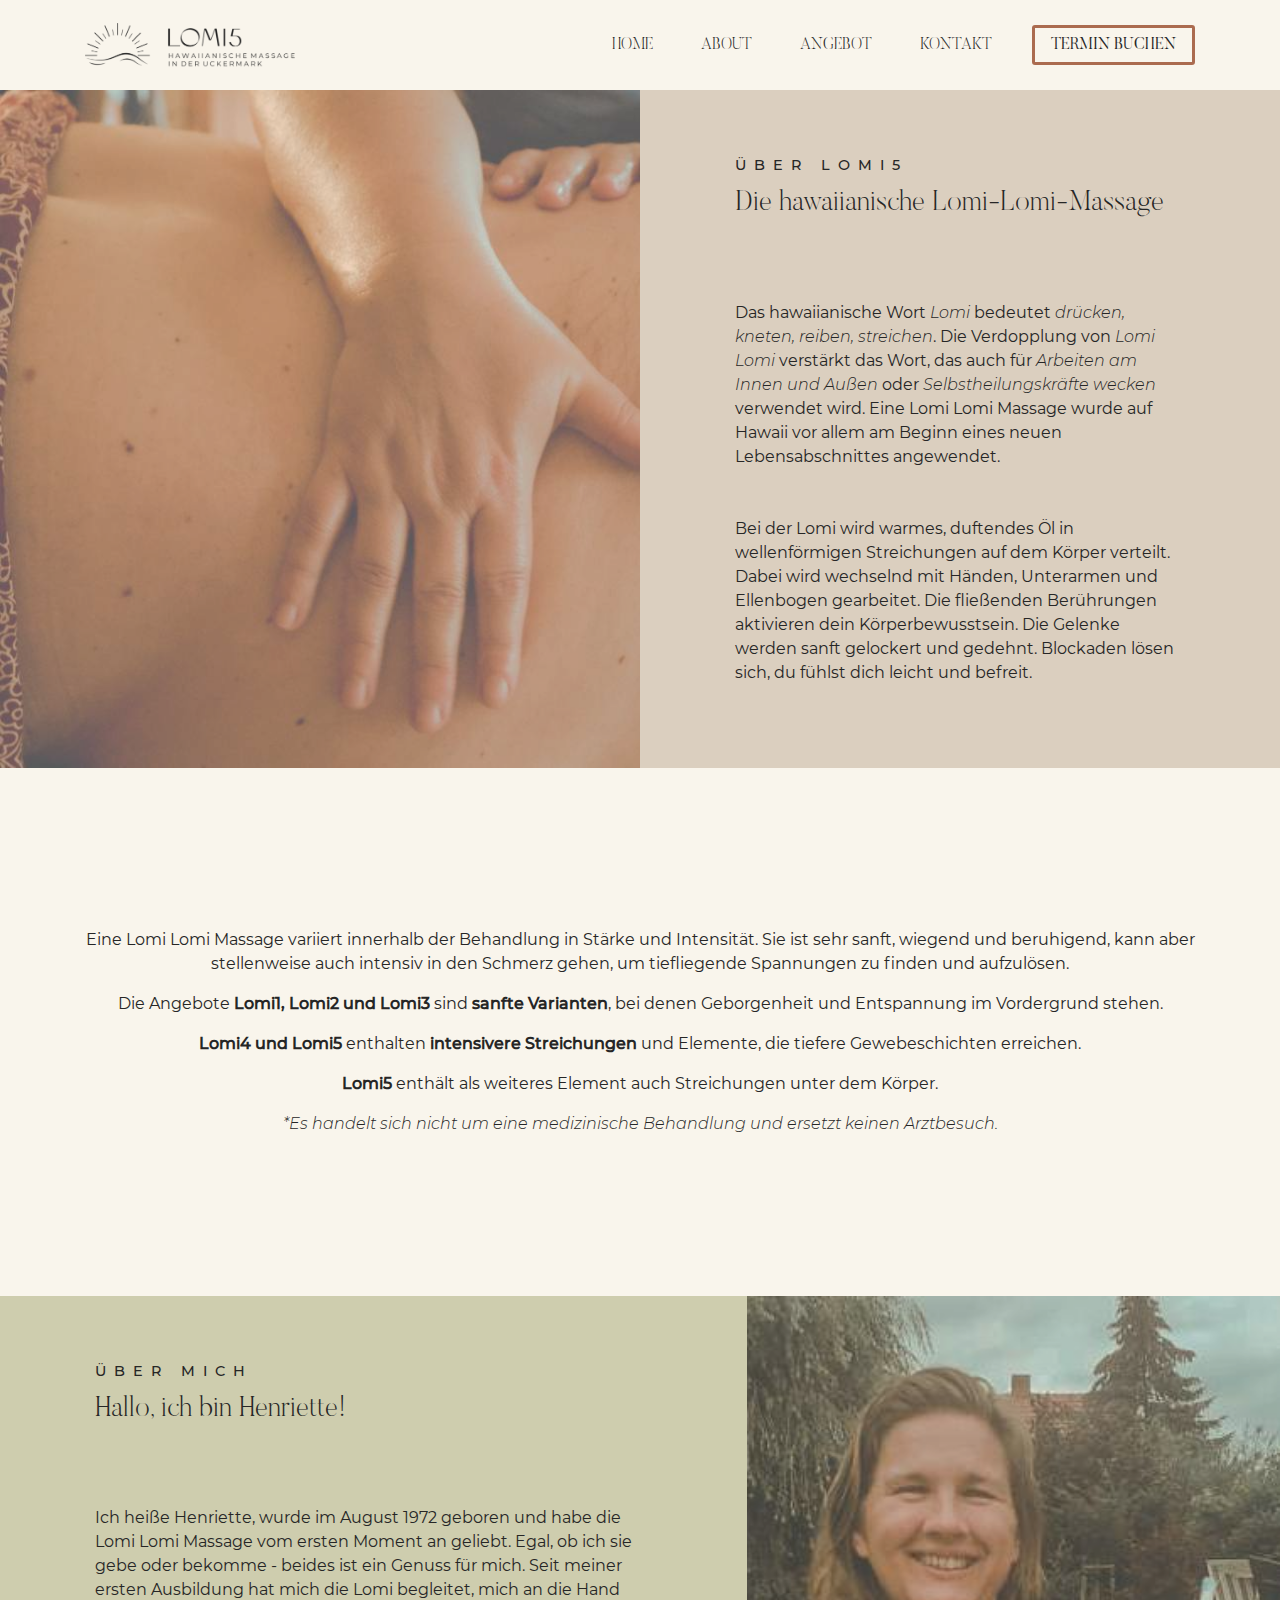
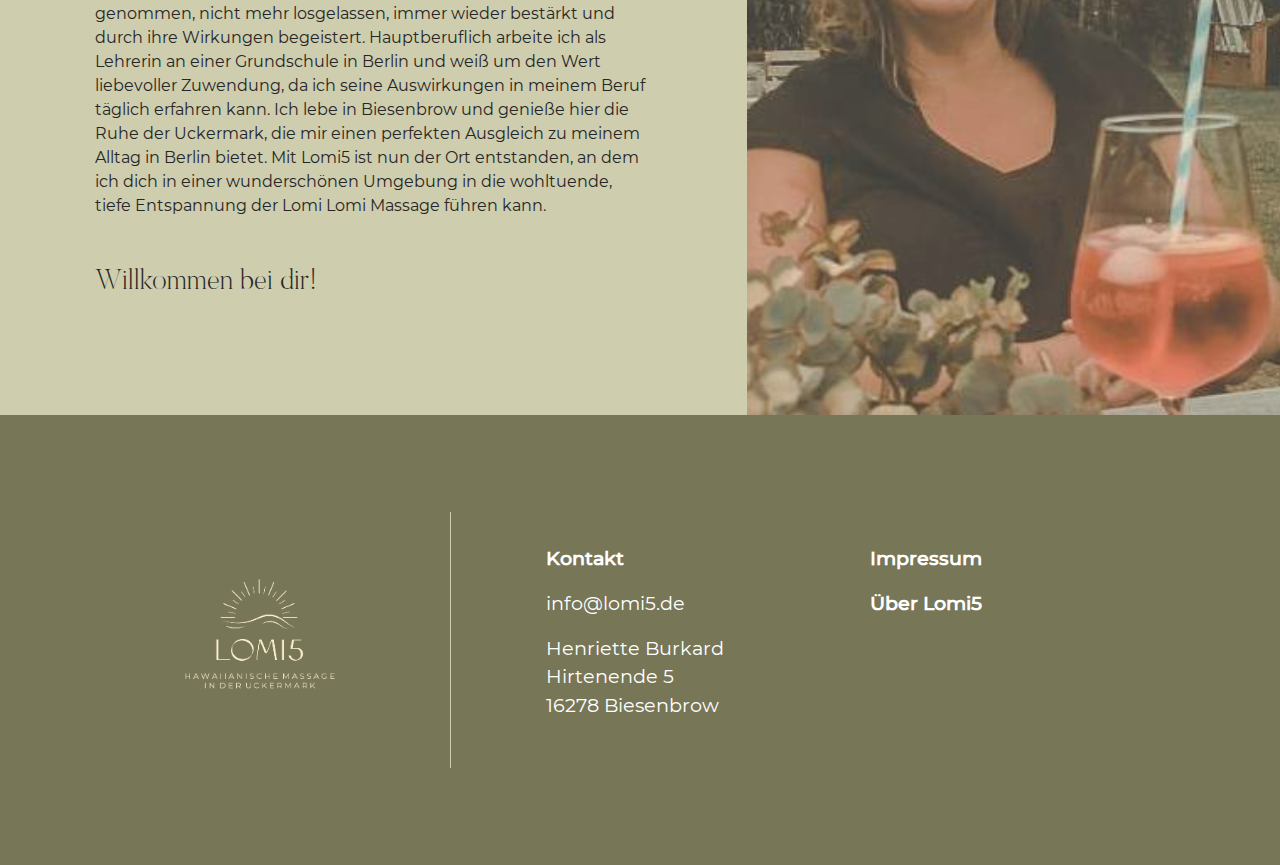
<file: about.html>
<!doctype html>
<html lang="en">

<head>
    <meta charset="utf-8">
    <meta name="viewport" content="width=device-width, initial-scale=1">
    <meta name="description" content="Erfahre mehr über Lomi-Lomi, den Ursprung und über Henriette.">
    <meta name="author" content="Maximilian Faust and Jule Burkard">
    <title>About Lomi | Henriette</title>
    <style rel="stylesheet">
        @font-face {
            font-family: butler-ultra-light;
            src: url("./fonts/Butler_Ultra_Light.otf");
            font-display: swap;
        }

        @font-face {
            font-family: butler-light;
            src: url("./fonts/Butler_Light.otf");
            font-display: swap;
        }

        @font-face {
            font-family: Montserrat;
            src: url("./fonts/Montserrat-Regular.ttf");
            font-weight: normal;
            font-display: swap;
        }

        @font-face {
            font-family: Montserrat;
            src: url("./fonts/Montserrat-Medium.ttf");
            font-weight: 500;
            font-display: swap;
        }

        @font-face {
            font-family: Montserrat;
            src: url("./fonts/Montserrat-LightItalic.ttf");
            font-weight: 300;
            font-style: italic;
            font-display: swap;
        }

        :root {
            --blue: #007bff;
            --indigo: #6610f2;
            --purple: #6f42c1;
            --pink: #e83e8c;
            --red: #dc3545;
            --orange: #fd7e14;
            --yellow: #ffc107;
            --green: #28a745;
            --teal: #20c997;
            --cyan: #17a2b8;
            --white: #fff;
            --gray: #6c757d;
            --gray-dark: #343a40;
            --primary: #007bff;
            --secondary: #6c757d;
            --success: #28a745;
            --info: #17a2b8;
            --warning: #ffc107;
            --danger: #dc3545;
            --light: #f8f9fa;
            --dark: #343a40;
            --breakpoint-xs: 0;
            --breakpoint-sm: 576px;
            --breakpoint-md: 768px;
            --breakpoint-lg: 992px;
            --breakpoint-xl: 1200px;
            --font-family-sans-serif: -apple-system, BlinkMacSystemFont, "Segoe UI", Roboto, "Helvetica Neue", Arial, "Noto Sans", sans-serif, "Apple Color Emoji", "Segoe UI Emoji", "Segoe UI Symbol", "Noto Color Emoji";
            --font-family-monospace: SFMono-Regular, Menlo, Monaco, Consolas, "Liberation Mono", "Courier New", monospace
        }

        *,
        ::after,
        ::before {
            box-sizing: border-box
        }

        html {
            font-family: sans-serif;
            line-height: 1.15;
            -webkit-text-size-adjust: 100%;
            -webkit-tap-highlight-color: transparent
        }

        article,
        aside,
        figcaption,
        figure,
        footer,
        header,
        hgroup,
        main,
        nav,
        section {
            display: block
        }

        body {
            margin: 0;
            font-family: -apple-system, BlinkMacSystemFont, "Segoe UI", Roboto, "Helvetica Neue", Arial, "Noto Sans", sans-serif, "Apple Color Emoji", "Segoe UI Emoji", "Segoe UI Symbol", "Noto Color Emoji";
            font-size: 1rem;
            font-weight: 400;
            line-height: 1.5;
            color: #212529;
            text-align: left;
            background-color: #fff
        }

        h1,
        h2,
        h3,
        h4,
        h5,
        h6 {
            margin-top: 0;
            margin-bottom: .5rem
        }

        p {
            margin-top: 0;
            margin-bottom: 1rem
        }

        dl,
        ol,
        ul {
            margin-top: 0;
            margin-bottom: 1rem
        }

        b,
        strong {
            font-weight: bolder
        }

        a {
            color: #007bff;
            text-decoration: none;
            background-color: transparent
        }

        img {
            vertical-align: middle;
            border-style: none
        }

        button {
            border-radius: 0
        }

        button,
        input,
        optgroup,
        select,
        textarea {
            margin: 0;
            font-family: inherit;
            font-size: inherit;
            line-height: inherit
        }

        button,
        input {
            overflow: visible
        }

        button,
        select {
            text-transform: none
        }

        [type=button],
        [type=reset],
        [type=submit],
        button {
            -webkit-appearance: button
        }

        [type=button]:not(:disabled),
        [type=reset]:not(:disabled),
        [type=submit]:not(:disabled),
        button:not(:disabled) {
            cursor: pointer
        }

        .h1,
        .h2,
        .h3,
        .h4,
        .h5,
        .h6,
        h1,
        h2,
        h3,
        h4,
        h5,
        h6 {
            margin-bottom: .5rem;
            font-weight: 500;
            line-height: 1.2
        }

        .h2,
        h2 {
            font-size: 2rem
        }

        .h3,
        h3 {
            font-size: 1.75rem
        }

        .img-fluid {
            max-width: 100%;
            height: auto
        }

        .container {
            width: 100%;
            padding-right: 15px;
            padding-left: 15px;
            margin-right: auto;
            margin-left: auto
        }

        @media (min-width: 576px) {
            .container {
                max-width: 540px
            }
        }

        @media (min-width: 768px) {
            .container {
                max-width: 720px
            }
        }

        @media (min-width: 992px) {
            .container {
                max-width: 960px
            }
        }

        @media (min-width: 576px) {

            .container,
            .container-sm {
                max-width: 540px
            }
        }

        @media (min-width: 768px) {

            .container,
            .container-md,
            .container-sm {
                max-width: 720px
            }
        }

        @media (min-width: 992px) {

            .container,
            .container-lg,
            .container-md,
            .container-sm {
                max-width: 960px
            }
        }

        .row {
            display: -ms-flexbox;
            display: flex;
            -ms-flex-wrap: wrap;
            flex-wrap: wrap;
            margin-right: -15px;
            margin-left: -15px
        }

        .col,
        .col-1,
        .col-10,
        .col-11,
        .col-12,
        .col-2,
        .col-3,
        .col-4,
        .col-5,
        .col-6,
        .col-7,
        .col-8,
        .col-9,
        .col-auto,
        .col-lg,
        .col-lg-1,
        .col-lg-10,
        .col-lg-11,
        .col-lg-12,
        .col-lg-2,
        .col-lg-3,
        .col-lg-4,
        .col-lg-5,
        .col-lg-6,
        .col-lg-7,
        .col-lg-8,
        .col-lg-9,
        .col-lg-auto,
        .col-md,
        .col-md-1,
        .col-md-10,
        .col-md-11,
        .col-md-12,
        .col-md-2,
        .col-md-3,
        .col-md-4,
        .col-md-5,
        .col-md-6,
        .col-md-7,
        .col-md-8,
        .col-md-9,
        .col-md-auto,
        .col-sm,
        .col-sm-1,
        .col-sm-10,
        .col-sm-11,
        .col-sm-12,
        .col-sm-2,
        .col-sm-3,
        .col-sm-4,
        .col-sm-5,
        .col-sm-6,
        .col-sm-7,
        .col-sm-8,
        .col-sm-9,
        .col-sm-auto,
        .col-xl,
        .col-xl-1,
        .col-xl-10,
        .col-xl-11,
        .col-xl-12,
        .col-xl-2,
        .col-xl-3,
        .col-xl-4,
        .col-xl-5,
        .col-xl-6,
        .col-xl-7,
        .col-xl-8,
        .col-xl-9,
        .col-xl-auto {
            position: relative;
            width: 100%;
            padding-right: 15px;
            padding-left: 15px
        }

        .col-6 {
            -ms-flex: 0 0 50%;
            flex: 0 0 50%;
            max-width: 50%
        }

        .col-12 {
            -ms-flex: 0 0 100%;
            flex: 0 0 100%;
            max-width: 100%
        }

        .order-1 {
            -ms-flex-order: 1;
            order: 1
        }

        .order-2 {
            -ms-flex-order: 2;
            order: 2
        }

        .col-md-4 {
            -ms-flex: 0 0 33.333333%;
            flex: 0 0 33.333333%;
            max-width: 33.333333%
        }

        .col-md-8 {
            -ms-flex: 0 0 66.666667%;
            flex: 0 0 66.666667%;
            max-width: 66.666667%
        }

        .order-md-1 {
            -ms-flex-order: 1;
            order: 1
        }

        .order-md-2 {
            -ms-flex-order: 2;
            order: 2
        }

        .col-lg-5 {
            -ms-flex: 0 0 41.666667%;
            flex: 0 0 41.666667%;
            max-width: 41.666667%
        }

        .col-lg-6 {
            -ms-flex: 0 0 50%;
            flex: 0 0 50%;
            max-width: 50%
        }

        .col-lg-7 {
            -ms-flex: 0 0 58.333333%;
            flex: 0 0 58.333333%;
            max-width: 58.333333%
        }

        .collapse:not(.show) {
            display: none
        }

        .nav-link {
            display: block;
            padding: .5rem 1rem
        }

        .navbar {
            position: relative;
            display: -ms-flexbox;
            display: flex;
            -ms-flex-wrap: wrap;
            flex-wrap: wrap;
            -ms-flex-align: center;
            align-items: center;
            -ms-flex-pack: justify;
            justify-content: space-between;
            padding: .5rem 1rem
        }

        .navbar .container,
        .navbar .container-fluid,
        .navbar .container-lg,
        .navbar .container-md,
        .navbar .container-sm,
        .navbar .container-xl {
            display: -ms-flexbox;
            display: flex;
            -ms-flex-wrap: wrap;
            flex-wrap: wrap;
            -ms-flex-align: center;
            align-items: center;
            -ms-flex-pack: justify;
            justify-content: space-between
        }

        .navbar-brand {
            display: inline-block;
            padding-top: .3125rem;
            padding-bottom: .3125rem;
            margin-right: 1rem;
            font-size: 1.25rem;
            line-height: inherit;
            white-space: nowrap
        }

        .navbar-nav {
            display: -ms-flexbox;
            display: flex;
            -ms-flex-direction: column;
            flex-direction: column;
            padding-left: 0;
            margin-bottom: 0;
            list-style: none
        }

        .navbar-nav .nav-link {
            padding-right: 0;
            padding-left: 0
        }

        .navbar-collapse {
            -ms-flex-preferred-size: 100%;
            flex-basis: 100%;
            -ms-flex-positive: 1;
            flex-grow: 1;
            -ms-flex-align: center;
            align-items: center
        }

        .navbar-toggler {
            padding: .25rem .75rem;
            font-size: 1.25rem;
            line-height: 1;
            background-color: transparent;
            border: 1px solid transparent;
            border-radius: .25rem
        }

        @media (min-width: 992px) {
            .navbar-expand-lg {
                -ms-flex-flow: row nowrap;
                flex-flow: row nowrap;
                -ms-flex-pack: start;
                justify-content: flex-start
            }

            .navbar-expand-lg .navbar-nav {
                -ms-flex-direction: row;
                flex-direction: row
            }

            .navbar-expand-lg .navbar-nav .nav-link {
                padding-right: .5rem;
                padding-left: .5rem
            }

            .navbar-expand-lg>.container,
            .navbar-expand-lg>.container-fluid,
            .navbar-expand-lg>.container-lg,
            .navbar-expand-lg>.container-md,
            .navbar-expand-lg>.container-sm,
            .navbar-expand-lg>.container-xl {
                -ms-flex-wrap: nowrap;
                flex-wrap: nowrap
            }

            .navbar-expand-lg .navbar-collapse {
                display: -ms-flexbox !important;
                display: flex !important;
                -ms-flex-preferred-size: auto;
                flex-basis: auto
            }

            .navbar-expand-lg .navbar-toggler {
                display: none
            }
        }

        .mb-3,
        .my-3 {
            margin-bottom: 1rem !important
        }
    </style>

    <!-- Bootstrap core CSS -->

    <link rel="preload" href="./bootstrap-4.5.0/dist/css/bootstrap.min.css" as="style"
        onload="this.onload=null;this.rel='stylesheet'">
    <noscript>
        <link rel="stylesheet" href="./bootstrap-4.5.0/dist/css/bootstrap.min.css">
    </noscript>

    <!-- <link rel="stylesheet" href="./bootstrap-4.5.0/dist/css/bootstrap.min.css"> -->
    <!-- Custom styles for this template -->
    <link rel="stylesheet" href="./css/style.css">
</head>

<body>

    <!-- Header + Navigation -->
    <header>
        <nav class="navbar navbar-expand-lg white-bg">
            <div class="container">
                <a class="navbar-brand" href="./">
                    <img src="./media/LogoMenü.png" width="257.23" height="55.05" class="menu-icon" alt="home logo">
                </a>
                <button class="navbar-toggler" type="button" data-toggle="collapse" data-target="#navbarNavDropdown"
                    aria-controls="navbarNavDropdown" aria-expanded="false" aria-label="Toggle navigation">
                    <svg viewBox="0 0 100 80" width="40" height="40">
                        <rect width="100" height="15" rx="8"></rect>
                        <rect y="25" width="100" height="15" rx="8"></rect>
                        <rect y="50" width="100" height="15" rx="8"></rect>
                    </svg>
                </button>
                <div class="collapse navbar-collapse" id="navbarNavDropdown">
                    <ul class="navbar-nav">
                        <li class="nav-item active">
                            <a class="nav-link" href="./">HOME</a>
                        </li>
                        <li class="nav-item">
                            <a class="nav-link" href="#">ABOUT</a>
                        </li>
                        <li class="nav-item">
                            <a class="nav-link" href="./angebot.html">ANGEBOT</a>
                        </li>
                        <li class="nav-item">
                            <a class="nav-link" href="./kontakt.html">KONTAKT</a>
                        </li>
                        <li class="nav-item">
                            <div class="timify-button" data-account-id="608c2450481bbc11777a2660"
                                data-hide-close-button="false" data-overlay-color="#000000" data-overlay-opacity="0.8"
                                data-show-guest-booking-form="true">
                                TERMIN BUCHEN
                            </div>
                        </li>
                    </ul>
                </div>
            </div>
        </nav>
    </header>
    <main id="about">
        <section class="split-section" id="about-lomi">
            <div class="row">
                <div class="col-12 col-lg-6 contain"></div>
                <div class="col-12 col-lg-6 content">
                    <div class="container">
                        <h2>
                            ÜBER LOMI5
                        </h2>
                        <h3>
                            Die hawaiianische Lomi-Lomi-Massage
                        </h3>
                        <p>
                            Das hawaiianische Wort <em>Lomi</em> bedeutet <em>drücken, kneten, reiben, streichen</em>.
                            Die Verdopplung von <em>Lomi Lomi</em> verstärkt das Wort, das auch für
                            <em>Arbeiten am Innen und Außen</em> oder <em>Selbstheilungskräfte wecken</em> verwendet
                            wird.
                            Eine Lomi Lomi Massage wurde auf Hawaii vor allem am Beginn eines neuen
                            Lebensabschnittes angewendet.
                        </p>
                        <p>
                            Bei der Lomi wird warmes, duftendes Öl in wellenförmigen Streichungen auf dem Körper
                            verteilt.
                            Dabei wird wechselnd mit Händen, Unterarmen und Ellenbogen gearbeitet.
                            Die fließenden Berührungen aktivieren dein Körperbewusstsein. Die Gelenke werden sanft
                            gelockert
                            und gedehnt. Blockaden lösen sich, du fühlst dich leicht und befreit.
                        </p>

                    </div>
                </div>
            </div>
        </section>
        <section class="after-text">
            <div class="container">
                <p>
                    Eine Lomi Lomi Massage variiert innerhalb der Behandlung in Stärke
                    und Intensität. Sie ist sehr sanft, wiegend und beruhigend, kann aber stellenweise auch
                    intensiv
                    in den Schmerz gehen, um tiefliegende Spannungen zu finden und aufzulösen.
                </p>
                <p>
                    Die Angebote <strong>Lomi1, Lomi2 und Lomi3</strong> sind <strong>sanfte Varianten</strong>,
                    bei denen Geborgenheit und Entspannung im Vordergrund stehen.
                </p>
                <p>
                    <strong>Lomi4 und Lomi5</strong> enthalten <strong>intensivere Streichungen</strong> und
                    Elemente,
                    die tiefere Gewebeschichten erreichen.
                </p>
                <p>
                    <strong>Lomi5</strong> enthält als weiteres Element auch Streichungen unter dem Körper.
                </p>
                <p>
                    <em>
                        *Es handelt sich nicht um eine medizinische Behandlung und ersetzt keinen Arztbesuch.
                    </em>
                </p>
            </div>
        </section>
        <section class="split-section" id="more-about-henriette">
            <div class="row">
                <div class="col-12 col-lg-7 content">
                    <div class="container">
                        <h2>
                            ÜBER MICH
                        </h2>
                        <h3>Hallo, ich bin Henriette!</h3>
                        <p>
                            Ich heiße Henriette, wurde im August 1972 geboren und habe die Lomi Lomi Massage vom ersten
                            Moment an geliebt. Egal, ob ich sie gebe oder bekomme - beides ist ein Genuss für mich. Seit
                            meiner ersten Ausbildung hat mich die Lomi begleitet, mich an die Hand genommen, nicht mehr
                            losgelassen, immer wieder bestärkt und durch ihre Wirkungen begeistert. Hauptberuflich
                            arbeite ich als Lehrerin an einer Grundschule in Berlin und weiß um den Wert liebevoller
                            Zuwendung, da ich seine Auswirkungen in meinem Beruf täglich erfahren kann. Ich lebe in
                            Biesenbrow und genieße hier die Ruhe der Uckermark, die mir einen perfekten Ausgleich zu
                            meinem Alltag in Berlin bietet. Mit Lomi5 ist nun der Ort entstanden, an dem ich dich in
                            einer wunderschönen Umgebung in die wohltuende, tiefe Entspannung der Lomi Lomi Massage
                            führen kann.
                        </p>
                        <h3>
                            Willkommen bei dir!
                        </h3>
                    </div>
                </div>
                <div class="col-12 col-lg-5 contain"></div>
            </div>
        </section>
    </main>
    <footer>
        <div class="container">
            <div class="row footing">
                <div class="col-12 order-2 col-md-4 order-md-1">
                    <img src="./media/LogoFürFooter.png" class="img-fluid" alt="Lomi-Logo">
                </div>
                <div class="col-12 order-1 col-md-8 order-md-2">
                    <div class="row footer-content">
                        <div class="col-6">
                            <a href="contact.html" class="internal-links">Kontakt</a>
                            <a href="mailto:info@lomi5.de" class="contact-details mb-3">info@lomi5.de</a>
                            <p class="contact-details">
                                Henriette Burkard
                            <div class="contact-details">
                                Hirtenende 5
                            </div>
                            <div class="contact-details">
                                16278 Biesenbrow
                            </div>
                            </p>
                        </div>
                        <div class="col-6">
                            <a href="impressum.html" class="internal-links">Impressum</a>
                            <a href="about.html" class="internal-links">Über Lomi5</a>
                        </div>
                    </div>
                </div>
            </div>
        </div>
    </footer>
    <script src="./jquery/jquery-3.5.1.slim.min.js"></script>
    <script src="./popper/popper.min.js"></script>
    <script src="./bootstrap-4.5.0/dist/js/bootstrap.min.js"></script>
    <script src="js/index.js"></script>
    <script async src="//book.timify.com/widget/widget.min.js" id="timify-widget" data-position="flexible"
        data-locale="de-de"></script>
    <!-- Global site tag (gtag.js) - Google Analytics -->
    <script async src="https://www.googletagmanager.com/gtag/js?id=UA-196776002-1">
    </script>
    <script>
        window.dataLayer = window.dataLayer || [];
        function gtag() { dataLayer.push(arguments); }
        gtag('js', new Date());

        gtag('config', 'UA-196776002-1');
    </script>

</body>

</html>
</file>
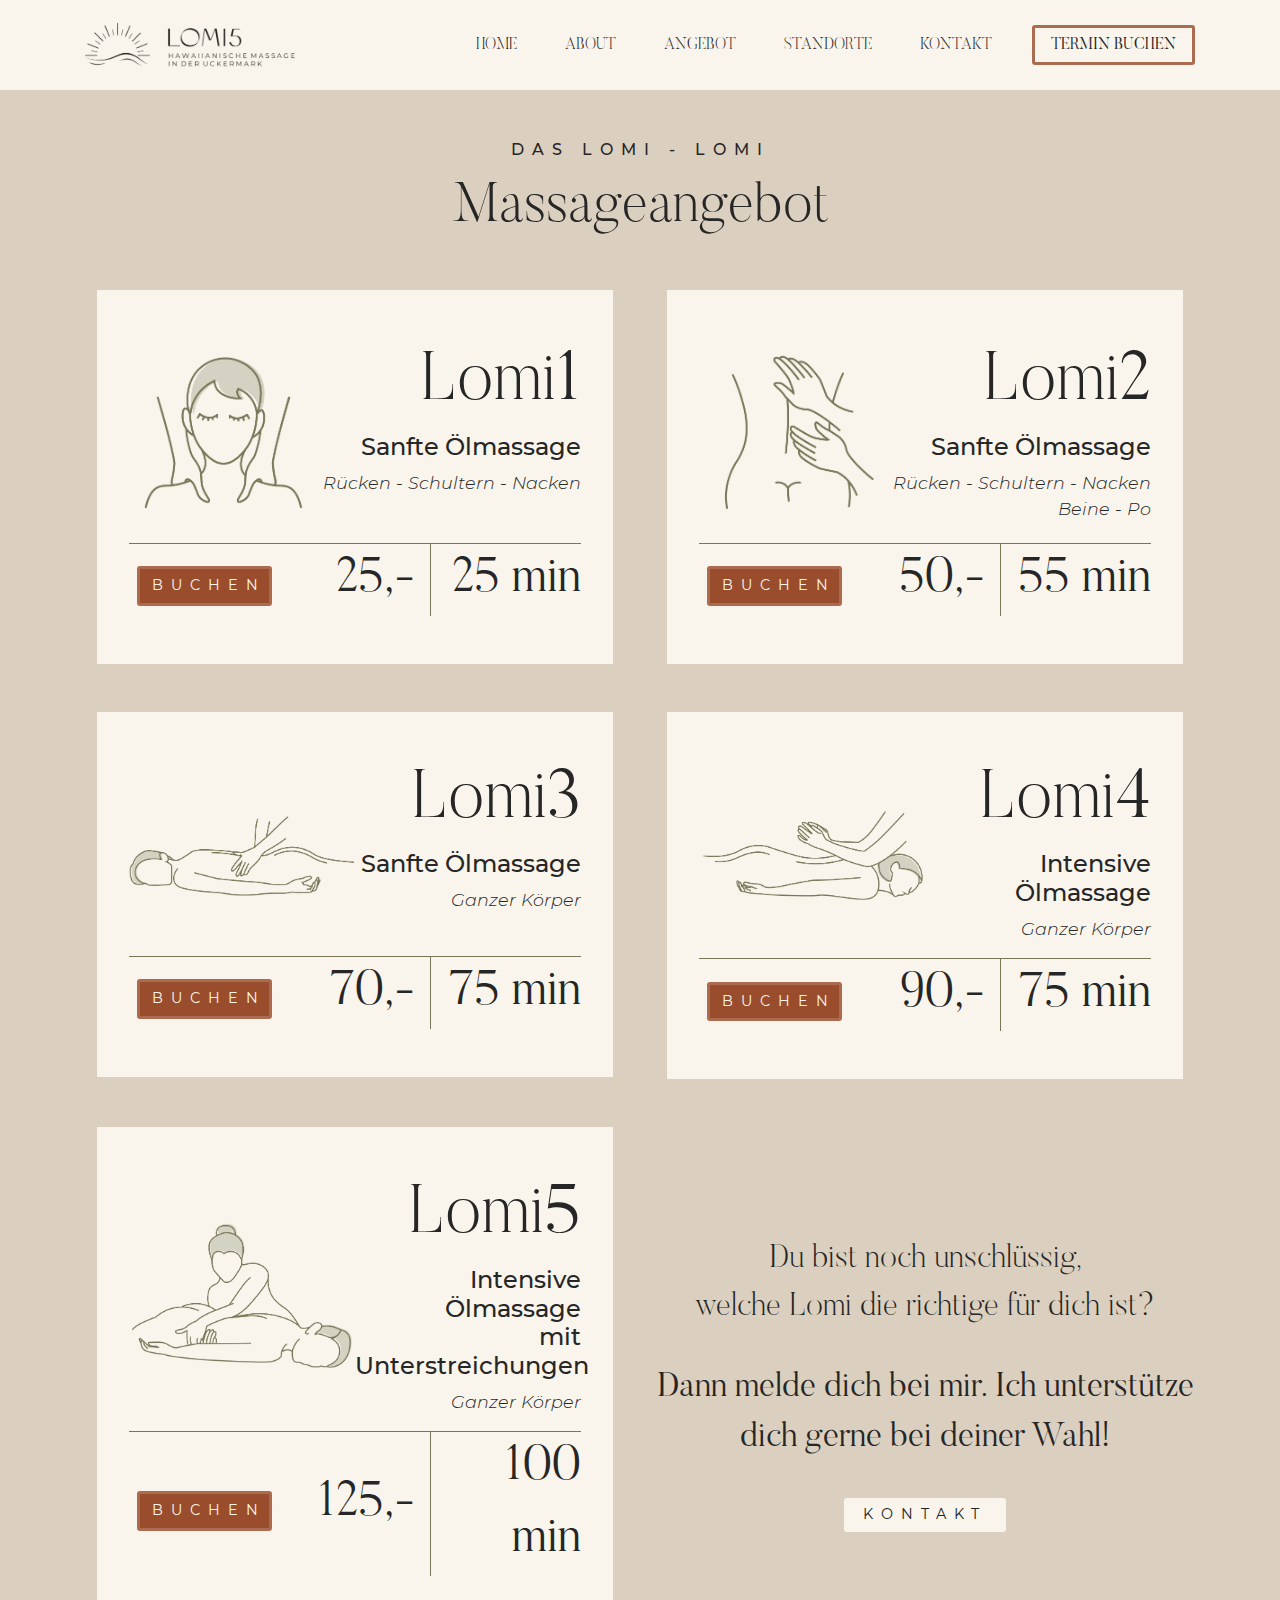
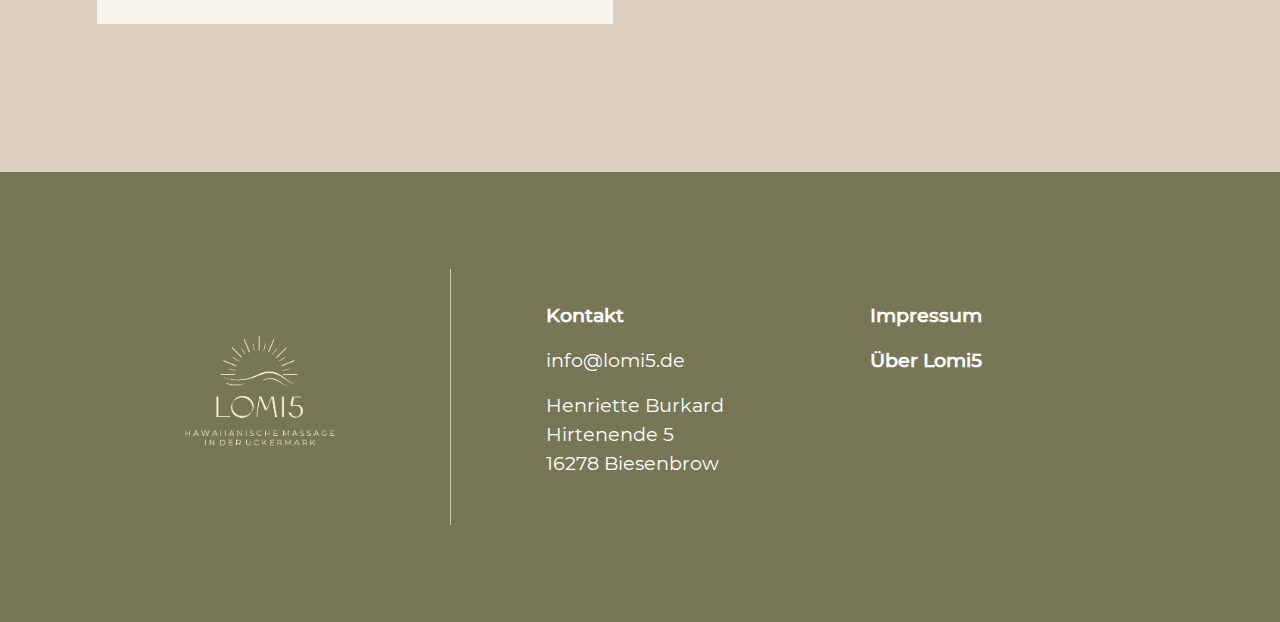
<file: angebot.html>
<!doctype html>
<html lang="en">

<head>
    <meta charset="utf-8">
    <meta name="viewport" content="width=device-width, initial-scale=1">
    <meta name="description"
        content="Alle Lomi-Lomi Massagen im Angebot. Buche deine Lomi-Lomi Massage in der Uckermark.">
    <meta name="author" content="Maximilian Faust and Jule Burkard">
    <title>Massage Angebot</title>
    <style rel="stylesheet">
        @font-face {
            font-family: butler-ultra-light;
            src: url("./fonts/Butler_Ultra_Light.otf");
            font-display: swap;
        }

        @font-face {
            font-family: butler-light;
            src: url("./fonts/Butler_Light.otf");
            font-display: swap;
        }

        @font-face {
            font-family: Montserrat;
            src: url("./fonts/Montserrat-Regular.ttf");
            font-weight: normal;
            font-display: swap;
        }

        @font-face {
            font-family: Montserrat;
            src: url("./fonts/Montserrat-Medium.ttf");
            font-weight: 500;
            font-display: swap;
        }

        @font-face {
            font-family: Montserrat;
            src: url("./fonts/Montserrat-LightItalic.ttf");
            font-weight: 300;
            font-style: italic;
            font-display: swap;
        }
    </style>

    <!-- Bootstrap core CSS -->
    <link rel="stylesheet" href="./bootstrap-4.5.0/dist/css/bootstrap.min.css">
    <!-- Custom styles for this template -->
    <link rel="stylesheet" href="./css/style.css">
</head>

<body>

    <!-- Header + Navigation -->
    <header>
        <nav class="navbar navbar-expand-lg">
            <div class="container">
                <a class="navbar-brand" href="./">
                    <img src="./media/LogoMenü.png" width="257.23" height="55.05" class="menu-icon" alt="home logo">
                </a>
                <button class="navbar-toggler" type="button" data-toggle="collapse" data-target="#navbarNavDropdown"
                    aria-controls="navbarNavDropdown" aria-expanded="false" aria-label="Toggle navigation">
                    <svg viewBox="0 0 100 80" width="40" height="40">
                        <rect width="100" height="15" rx="8"></rect>
                        <rect y="25" width="100" height="15" rx="8"></rect>
                        <rect y="50" width="100" height="15" rx="8"></rect>
                    </svg>
                </button>
                <div class="collapse navbar-collapse" id="navbarNavDropdown">
                    <ul class="navbar-nav">
                        <li class="nav-item active">
                            <a class="nav-link" href="./">HOME</a>
                        </li>
                        <li class="nav-item">
                            <a class="nav-link" href="./about.html">ABOUT</a>
                        </li>
                        <li class="nav-item">
                            <a class="nav-link" href="#">ANGEBOT</a>
                        </li>
                        <li class="nav-item">
                            <a class="nav-link" href="./standorte.html">STANDORTE</a>
                        </li>
                        <li class="nav-item">
                            <a class="nav-link" href="./kontakt.html">KONTAKT</a>
                        </li>
                        <li class="nav-item">
                            <div class="timify-button" data-account-id="608c2450481bbc11777a2660"
                                data-hide-close-button="false" data-overlay-color="#000000" data-overlay-opacity="0.8"
                                data-show-guest-booking-form="true">
                                TERMIN BUCHEN
                            </div>
                        </li>
                    </ul>
                </div>
            </div>
        </nav>
    </header>
    <main>
        <section class="offers">
            <div class="container">
                <h1>
                    DAS LOMI - LOMI
                    <div>
                        Massageangebot
                    </div>
                </h1>
                <!-- Row 1 - Offer 1 & 2 -->
                <div class="row">
                    <div class="col-12 col-lg-6">
                        <div class="offer">
                            <div class="row offer-top">
                                <div class="col-5 offer-img">
                                    <img src="./media/Lomi1_Icon.png" alt="">
                                </div>
                                <div class="col-7 offer-detail">
                                    <h2>Lomi<span>1</span></h2>
                                    <h3>Sanfte Ölmassage</h3>
                                    <p>
                                        Rücken - Schultern - Nacken
                                        <span>&nbsp;</span>
                                    </p>
                                </div>
                            </div>
                            <div class="row offer-bottom">
                                <div class="col-4 offer-btn">
                                    <a href="https://apps.timify.com/sharable-link/6d212aecc3/1.0.0" class="btn-box"
                                        target="_blank">
                                        <button type="button" class="btn massage-btn">BUCHEN</button>
                                    </a>
                                </div>

                                <div class="col-4">
                                    <p>25,-</p>
                                </div>
                                <div class="col-4 dur">
                                    <p>25 min</p>
                                </div>
                            </div>
                        </div>
                    </div>
                    <div class="col-12 col-lg-6">
                        <div class="offer">
                            <div class="row offer-top">
                                <div class="col-5 offer-img">
                                    <img src="./media/Lomi2_Icon.png" alt="">
                                </div>
                                <div class="col-7 offer-detail">
                                    <h2>Lomi<span>2</span></h2>
                                    <h3>Sanfte Ölmassage</h3>
                                    <p>
                                        Rücken - Schultern - Nacken
                                        <span>Beine - Po</span>
                                    </p>
                                </div>
                            </div>
                            <div class="row offer-bottom">
                                <div class="col-4 offer-btn">
                                    <a href="https://apps.timify.com/sharable-link/060116e9ea/1.0.0" class="btn-box"
                                        target="_blank">
                                        <button type="button" class="btn massage-btn">BUCHEN</button>
                                    </a>
                                </div>

                                <div class="col-4">
                                    <p>50,-</p>
                                </div>
                                <div class="col-4 dur">
                                    <p>55 min</p>
                                </div>
                            </div>
                        </div>
                    </div>
                </div>
                <!-- Row 2 - Offer 3 & 4 -->
                <div class="row">
                    <div class="col-12 col-lg-6">
                        <div class="offer">
                            <div class="row offer-top">
                                <div class="col-5 col-xl-6 offer-img">
                                    <img src="./media/Lomi3_Icon.png" alt="">
                                </div>
                                <div class="col-7 col-xl-6 offer-detail">
                                    <h2>Lomi<span>3</span></h2>
                                    <h3>Sanfte Ölmassage</h3>
                                    <p>
                                        Ganzer Körper
                                        <span>&nbsp</span>
                                    </p>
                                </div>
                            </div>
                            <div class="row offer-bottom">
                                <div class="col-4 offer-btn">
                                    <a href="https://apps.timify.com/sharable-link/6c4e2a3c86/1.0.0" class="btn-box"
                                        target="_blank">
                                        <button type="button" class="btn massage-btn">BUCHEN</button>
                                    </a>
                                </div>

                                <div class="col-4">
                                    <p>70,-</p>
                                </div>
                                <div class="col-4 dur">
                                    <p>75 min</p>
                                </div>
                            </div>
                        </div>
                    </div>
                    <div class="col-12 col-lg-6">
                        <div class="offer">
                            <div class="row offer-top">
                                <div class="col-5 col-xl-6 offer-img">
                                    <img src="./media/Lomi4_Icon.png" alt="">
                                </div>
                                <div class="col-7 col-xl-6 offer-detail">
                                    <h2>Lomi<span>4</span></h2>
                                    <h3>Intensive Ölmassage</h3>
                                    <p>
                                        Ganzer Körper
                                    </p>
                                </div>
                            </div>
                            <div class="row offer-bottom">
                                <div class="col-4 offer-btn">
                                    <a href="https://apps.timify.com/sharable-link/f00d650a0b/1.0.0" class="btn-box"
                                        target="_blank">
                                        <button type="button" class="btn massage-btn">BUCHEN</button>
                                    </a>
                                </div>

                                <div class="col-4">
                                    <p>90,-</p>
                                </div>
                                <div class="col-4 dur">
                                    <p>75 min</p>
                                </div>
                            </div>
                        </div>
                    </div>
                </div>
                <!-- Row 3 - Offer 5 and Text -->
                <div class="row last-row">
                    <div class="col-12 col-lg-6">
                        <div class="offer">
                            <div class="row offer-top">
                                <div class="col-5 col-xl-6 offer-img">
                                    <img src="./media/Lomi5_Icon.png" alt="">
                                </div>
                                <div class="col-7 col-xl-6 offer-detail">
                                    <h2>Lomi<span>5</span></h2>
                                    <h3>
                                        Intensive Ölmassage
                                        <div>mit Unterstreichungen</div>
                                    </h3>
                                    <p>
                                        Ganzer Körper
                                    </p>
                                </div>
                            </div>
                            <div class="row offer-bottom">
                                <div class="col-4 offer-btn">
                                    <a href="https://apps.timify.com/sharable-link/e0192cf160/1.0.0" class="btn-box"
                                        target="_blank">
                                        <button type="button" class="btn massage-btn">BUCHEN</button>
                                    </a>
                                </div>

                                <div class="col-4">
                                    <p>125,-</p>
                                </div>
                                <div class="col-4 dur">
                                    <p>100 min</p>
                                </div>
                            </div>
                        </div>
                    </div>
                    <div class="col-12 col-lg-6" id="for-questions">
                        <div>
                            <p>
                                Du bist noch unschlüssig,
                            <div>welche Lomi die richtige für dich ist?</div>
                            </p>
                            <p>
                                Dann melde dich bei mir. Ich unterstütze dich gerne bei deiner Wahl!
                            </p>
                            <a href="kontakt.html" class="btn-box">
                                <button type="button" class="btn massage-btn">KONTAKT</button>
                            </a>
                        </div>
                    </div>
                </div>

            </div>
        </section>
    </main>
    <footer>
        <div class="container">
            <div class="row footing">
                <div class="col-12 order-2 col-md-4 order-md-1">
                    <img src="./media/LogoFürFooter.png" class="img-fluid" alt="Lomi-Logo">
                </div>
                <div class="col-12 order-1 col-md-8 order-md-2">
                    <div class="row footer-content">
                        <div class="col-6">
                            <a href="kontakt.html" class="internal-links">Kontakt</a>
                            <a href="mailto:info@lomi5.de" class="contact-details mb-3">info@lomi5.de</a>
                            <p class="contact-details">
                                Henriette Burkard
                            <div class="contact-details">
                                Hirtenende 5
                            </div>
                            <div class="contact-details">
                                16278 Biesenbrow
                            </div>
                            </p>
                        </div>
                        <div class="col-6">
                            <a href="impressum.html" class="internal-links">Impressum</a>
                            <a href="about.html" class="internal-links">Über Lomi5</a>
                        </div>
                    </div>
                </div>
            </div>
        </div>
    </footer>
    <script src="./jquery/jquery-3.5.1.slim.min.js"></script>
    <script src="./popper/popper.min.js"></script>
    <script src="./bootstrap-4.5.0/dist/js/bootstrap.min.js"></script>
    <script src="js/index.js"></script>
    <script async src="//book.timify.com/widget/widget.min.js" id="timify-widget" data-position="flexible"
        data-locale="de-de"></script>
    <!-- Global site tag (gtag.js) - Google Analytics -->
    <script async src="https://www.googletagmanager.com/gtag/js?id=UA-196776002-1">
    </script>
    <script>
        window.dataLayer = window.dataLayer || [];
        function gtag() { dataLayer.push(arguments); }
        gtag('js', new Date());

        gtag('config', 'UA-196776002-1');
    </script>

</body>

</html>
</file>
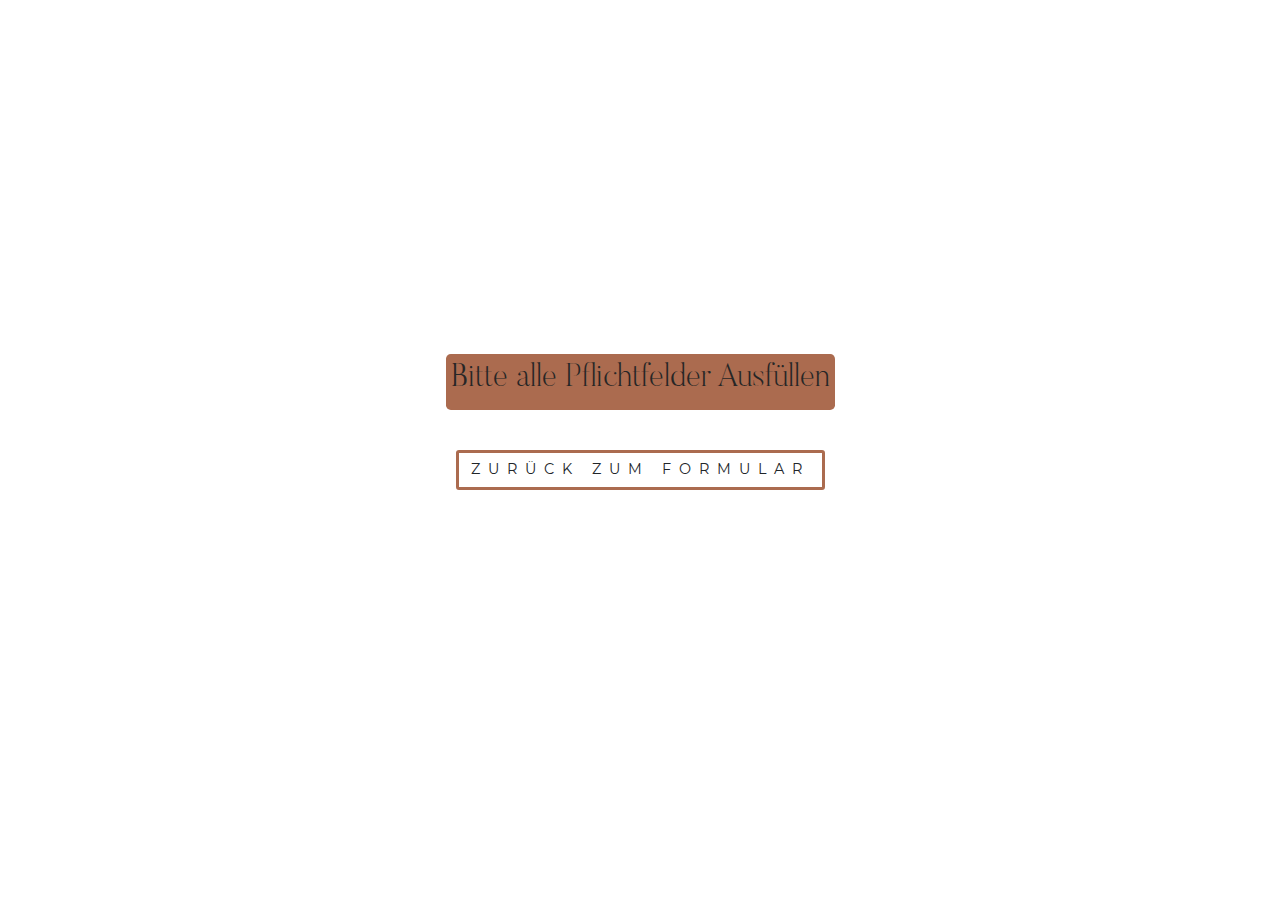
<file: empty.html>
<!doctype html>
<html lang="en">

<head>
    <meta charset="utf-8">
    <meta name="viewport" content="width=device-width, initial-scale=1">
    <meta name="description" content="">
    <meta name="author" content="Maximilian Faust and Jule Burkard">
    <meta name="robots" content="noindex" />
    <title>Leere Felder</title>
    <style rel="stylesheet">
        @font-face {
            font-family: butler-ultra-light;
            src: url("./fonts/Butler_Ultra_Light.otf");
            font-display: swap;
        }

        @font-face {
            font-family: butler-light;
            src: url("./fonts/Butler_Light.otf");
            font-display: swap;
        }

        @font-face {
            font-family: Montserrat;
            src: url("./fonts/Montserrat-Regular.ttf");
            font-weight: normal;
            font-display: swap;
        }

        @font-face {
            font-family: Montserrat;
            src: url("./fonts/Montserrat-Medium.ttf");
            font-weight: 500;
            font-display: swap;
        }

        @font-face {
            font-family: Montserrat;
            src: url("./fonts/Montserrat-LightItalic.ttf");
            font-weight: 300;
            font-style: italic;
            font-display: swap;
        }
    </style>

    <!-- Bootstrap core CSS -->
    <link rel="stylesheet" href="./bootstrap-4.5.0/dist/css/bootstrap.min.css">
    <!-- Custom styles for this template -->
    <link rel="stylesheet" href="./css/style.css">
</head>

<body class="animation">
    <div class="container center">
        <div class="jumbotron text-center error">
            <h2>Bitte alle Pflichtfelder Ausfüllen</h2>
            <!-- <p class="lead">
                Beim Versenden ist leider etwas schief gelaufen...
            </p> -->
        </div>
        <a class="btn-box" href="./kontakt.html">
            <button type="button" class="btn massage-btn">ZURÜCK ZUM FORMULAR</button>
        </a>
    </div>

    <script src="./jquery/jquery-3.5.1.slim.min.js"></script>
    <script src="./popper/popper.min.js"></script>
    <script src="./bootstrap-4.5.0/dist/js/bootstrap.min.js"></script>
    <script src="js/index.js"></script>
    <!--<script type="text/javascript" src="index.js"></script>-->
</body>

</html>
</file>
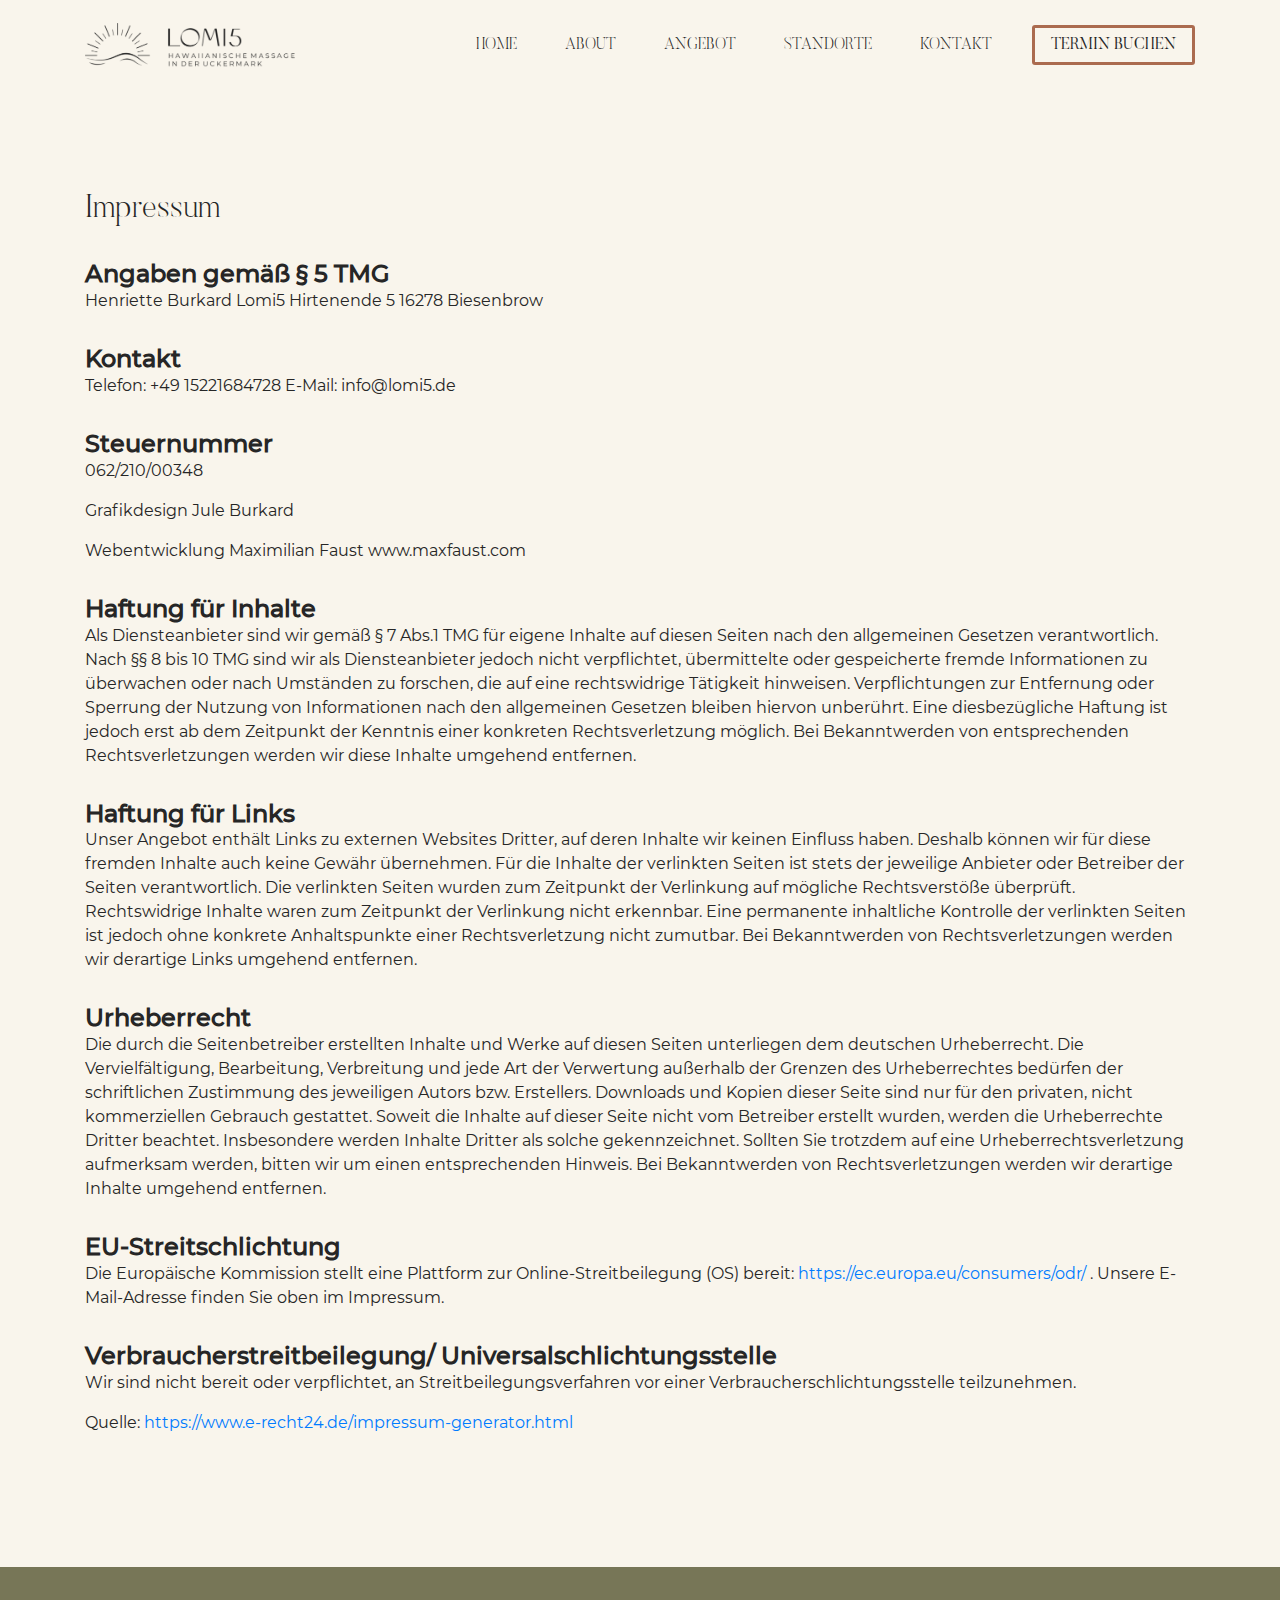
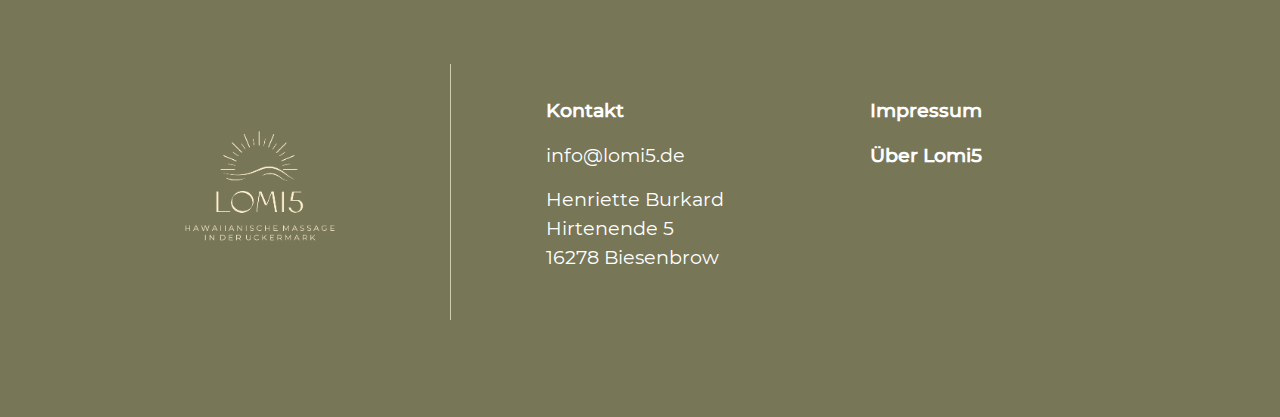
<file: impressum.html>
<!doctype html>
<html lang="en">

<head>
    <meta charset="utf-8">
    <meta name="viewport" content="width=device-width, initial-scale=1">
    <meta name="description" content="">
    <meta name="author" content="Maximilian Faust and Jule Burkard">
    <title>Impressum</title>
    <style rel="stylesheet">
        @font-face {
            font-family: butler-ultra-light;
            src: url("./fonts/Butler_Ultra_Light.otf");
            font-display: swap;
        }

        @font-face {
            font-family: butler-light;
            src: url("./fonts/Butler_Light.otf");
            font-display: swap;
        }

        @font-face {
            font-family: Montserrat;
            src: url("./fonts/Montserrat-Regular.ttf");
            font-weight: normal;
            font-display: swap;
        }

        @font-face {
            font-family: Montserrat;
            src: url("./fonts/Montserrat-Medium.ttf");
            font-weight: 500;
            font-display: swap;
        }

        @font-face {
            font-family: Montserrat;
            src: url("./fonts/Montserrat-LightItalic.ttf");
            font-weight: 300;
            font-style: italic;
            font-display: swap;
        }
    </style>

    <!-- Bootstrap core CSS -->
    <link rel="stylesheet" href="./bootstrap-4.5.0/dist/css/bootstrap.min.css">
    <!-- Custom styles for this template -->
    <link rel="stylesheet" href="./css/style.css">
</head>

<body>

    <!-- Header + Navigation -->
    <header>
        <nav class="navbar navbar-expand-lg">
            <div class="container">
                <a class="navbar-brand" href="./">
                    <img src="./media/LogoMenü.png" width="257.23" height="55.05" class="menu-icon" alt="home logo">
                </a>
                <button class="navbar-toggler" type="button" data-toggle="collapse" data-target="#navbarNavDropdown"
                    aria-controls="navbarNavDropdown" aria-expanded="false" aria-label="Toggle navigation">
                    <svg viewBox="0 0 100 80" width="40" height="40">
                        <rect width="100" height="15" rx="8"></rect>
                        <rect y="25" width="100" height="15" rx="8"></rect>
                        <rect y="50" width="100" height="15" rx="8"></rect>
                    </svg>
                </button>
                <div class="collapse navbar-collapse" id="navbarNavDropdown">
                    <ul class="navbar-nav">
                        <li class="nav-item active">
                            <a class="nav-link" href="./">HOME</a>
                        </li>
                        <li class="nav-item">
                            <a class="nav-link" href="./about.html">ABOUT</a>
                        </li>
                        <li class="nav-item">
                            <a class="nav-link" href="./angebot.html">ANGEBOT</a>
                        </li>
                        <li class="nav-item">
                            <a class="nav-link" href="./standorte.html">STANDORTE</a>
                        </li>
                        <li class="nav-item">
                            <a class="nav-link" href="./kontakt.html">KONTAKT</a>
                        </li>
                        <li class="nav-item">
                            <div class="timify-button" data-account-id="608c2450481bbc11777a2660"
                                data-hide-close-button="false" data-overlay-color="#000000" data-overlay-opacity="0.8"
                                data-show-guest-booking-form="true">
                                TERMIN BUCHEN
                            </div>
                        </li>
                    </ul>
                </div>
            </div>
        </nav>
    </header>
    <main class="impressum">
        <div class="container">
            <h2>
                Impressum
            </h2>

            <article>
                <h4>
                    Angaben gemäß § 5 TMG
                </h4>
                <p>
                    <span>Henriette Burkard</span>
                    <span>Lomi5</span>
                    <span>Hirtenende 5</span>
                    <span>16278 Biesenbrow</span>
                </p>
            </article>
            <article>
                <h4>
                    Kontakt
                </h4>
                <p>
                    <span>Telefon: +49 15221684728</span>
                    <span>E-Mail: info@lomi5.de</span>
                </p>
            </article>
            <article>
                <h4>
                    Steuernummer
                </h4>
                <p>
                    062/210/00348
                </p>
                <p>
                    <span>Grafikdesign</span>
                    <span>Jule Burkard</span>
                </p>
                <p>
                    <span>Webentwicklung</span>
                    <span>Maximilian Faust</span>
                    <span>www.maxfaust.com</span>
                </p>
            </article>
            <article>
                <h4>
                    Haftung für Inhalte
                </h4>
                <p>
                    Als Diensteanbieter sind wir gemäß § 7 Abs.1 TMG für eigene Inhalte auf diesen Seiten nach den
                    allgemeinen Gesetzen verantwortlich. Nach §§ 8 bis 10 TMG sind wir als Diensteanbieter jedoch nicht
                    verpflichtet, übermittelte oder gespeicherte fremde Informationen zu überwachen oder nach
                    Umständen zu
                    forschen, die auf eine rechtswidrige Tätigkeit hinweisen.
                    Verpflichtungen zur Entfernung oder Sperrung der Nutzung von Informationen nach den allgemeinen
                    Gesetzen bleiben hiervon unberührt. Eine diesbezügliche Haftung ist jedoch erst ab dem Zeitpunkt
                    der
                    Kenntnis einer konkreten Rechtsverletzung möglich. Bei Bekanntwerden von entsprechenden
                    Rechtsverletzungen werden wir diese Inhalte umgehend entfernen.
                </p>
            </article>
            <article>
                <h4>
                    Haftung für Links
                </h4>
                <p>
                    Unser Angebot enthält Links zu externen Websites Dritter, auf deren Inhalte wir keinen Einfluss
                    haben.
                    Deshalb können wir für diese fremden Inhalte auch keine Gewähr übernehmen. Für die Inhalte der
                    verlinkten Seiten ist stets der jeweilige Anbieter oder Betreiber der Seiten verantwortlich. Die
                    verlinkten
                    Seiten wurden zum Zeitpunkt der Verlinkung auf mögliche Rechtsverstöße überprüft. Rechtswidrige
                    Inhalte
                    waren zum Zeitpunkt der Verlinkung nicht erkennbar.
                    Eine permanente inhaltliche Kontrolle der verlinkten Seiten ist jedoch ohne konkrete Anhaltspunkte
                    einer
                    Rechtsverletzung nicht zumutbar. Bei Bekanntwerden von Rechtsverletzungen werden wir derartige Links
                    umgehend entfernen.
                </p>
            </article>
            <article>
                <h4>
                    Urheberrecht
                </h4>
                <p>
                    Die durch die Seitenbetreiber erstellten Inhalte und Werke auf diesen Seiten unterliegen dem
                    deutschen
                    Urheberrecht. Die Vervielfältigung, Bearbeitung, Verbreitung und jede Art der Verwertung außerhalb
                    der
                    Grenzen des Urheberrechtes bedürfen der schriftlichen Zustimmung des jeweiligen Autors bzw.
                    Erstellers.
                    Downloads und Kopien dieser Seite sind nur für den privaten, nicht kommerziellen Gebrauch
                    gestattet.
                    Soweit die Inhalte auf dieser Seite nicht vom Betreiber erstellt wurden, werden die Urheberrechte
                    Dritter
                    beachtet. Insbesondere werden Inhalte Dritter als solche gekennzeichnet. Sollten Sie trotzdem auf
                    eine
                    Urheberrechtsverletzung aufmerksam werden, bitten wir um einen entsprechenden Hinweis. Bei
                    Bekanntwerden von Rechtsverletzungen werden wir derartige Inhalte umgehend entfernen.
                </p>
            </article>
            <article>
                <h4>
                    EU-Streitschlichtung
                </h4>
                <p>
                    Die Europäische Kommission stellt eine Plattform zur Online-Streitbeilegung (OS) bereit:
                    <a href="https://ec.europa.eu/consumers/odr/">https://ec.europa.eu/consumers/odr/</a> .
                    Unsere E-Mail-Adresse finden Sie oben im Impressum.
                </p>
            </article>
            <article>
                <h4>
                    Verbraucherstreitbeilegung/ Universalschlichtungsstelle
                </h4>
                <p>
                    Wir sind nicht bereit oder verpflichtet, an Streitbeilegungsverfahren vor einer
                    Verbraucherschlichtungsstelle teilzunehmen.
                </p>
                <p>
                    Quelle:
                    <span>
                        <a
                            href="https://www.e-recht24.de/impressum-generator.html">https://www.e-recht24.de/impressum-generator.html</a>
                    </span>
                </p>
            </article>
        </div>
    </main>
    <footer>
        <div class="container">
            <div class="row footing">
                <div class="col-12 order-2 col-md-4 order-md-1">
                    <img src="./media/LogoFürFooter.png" class="img-fluid" alt="Lomi-Logo">
                </div>
                <div class="col-12 order-1 col-md-8 order-md-2">
                    <div class="row footer-content">
                        <div class="col-6">
                            <a href="kontakt.html" class="internal-links">Kontakt</a>
                            <a href="mailto:info@lomi5.de" class="contact-details mb-3">info@lomi5.de</a>
                            <p class="contact-details">
                                Henriette Burkard
                            <div class="contact-details">
                                Hirtenende 5
                            </div>
                            <div class="contact-details">
                                16278 Biesenbrow
                            </div>
                            </p>
                        </div>
                        <div class="col-6">
                            <a href="impressum.html" class="internal-links">Impressum</a>
                            <a href="about.html" class="internal-links">Über Lomi5</a>
                        </div>
                    </div>
                </div>
            </div>
        </div>
    </footer>
    <script src="./jquery/jquery-3.5.1.slim.min.js"></script>
    <script src="./popper/popper.min.js"></script>
    <script src="./bootstrap-4.5.0/dist/js/bootstrap.min.js"></script>
    <script src="js/index.js"></script>
    <script async src="//book.timify.com/widget/widget.min.js" id="timify-widget" data-position="flexible"
        data-locale="de-de"></script>

</body>

</html>
</file>
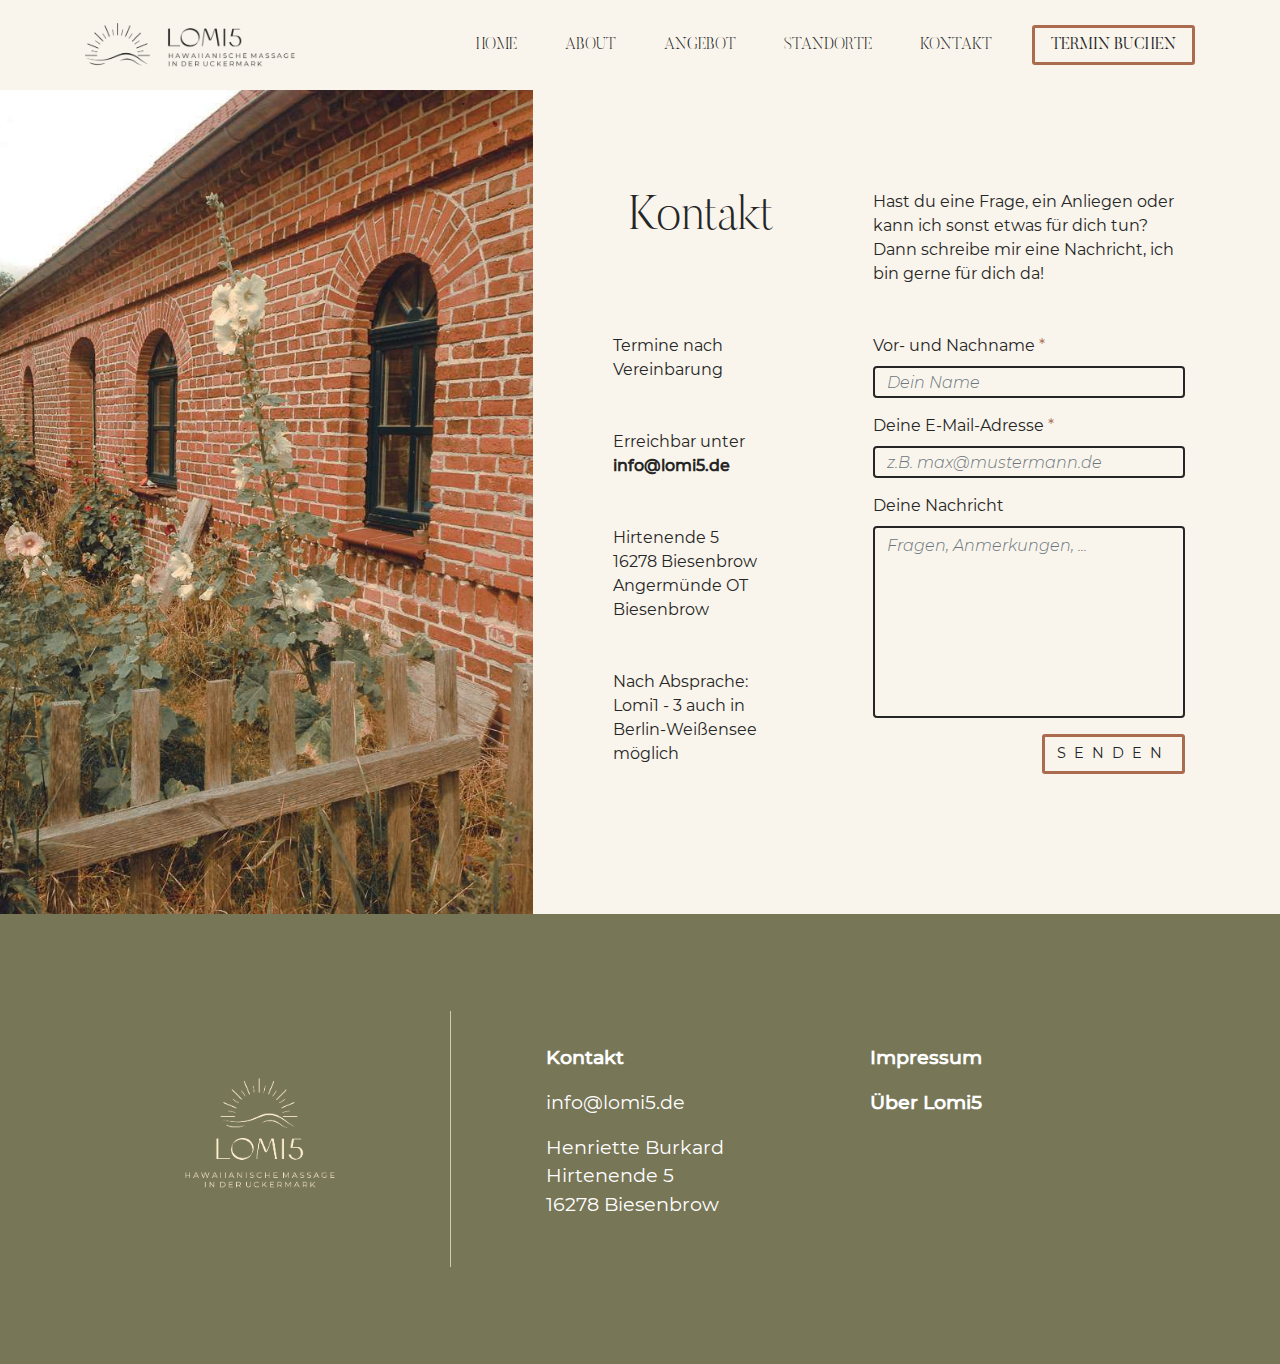
<file: kontakt.html>
<!doctype html>
<html lang="en">

<head>
    <meta charset="utf-8">
    <meta name="viewport" content="width=device-width, initial-scale=1">
    <meta name="description" content="Hast du Fragen bezüglich der Lomi-Lomi Massagen oder über sonstige Anfragen?">
    <meta name="author" content="Maximilian Faust and Jule Burkard">
    <title>Kontakt</title>
    <style rel="stylesheet">
        @font-face {
            font-family: butler-ultra-light;
            src: url("./fonts/Butler_Ultra_Light.otf");
            font-display: swap;
        }

        @font-face {
            font-family: butler-light;
            src: url("./fonts/Butler_Light.otf");
            font-display: swap;
        }

        @font-face {
            font-family: Montserrat;
            src: url("./fonts/Montserrat-Regular.ttf");
            font-weight: normal;
            font-display: swap;
        }

        @font-face {
            font-family: Montserrat;
            src: url("./fonts/Montserrat-Medium.ttf");
            font-weight: 500;
            font-display: swap;
        }

        @font-face {
            font-family: Montserrat;
            src: url("./fonts/Montserrat-LightItalic.ttf");
            font-weight: 300;
            font-style: italic;
            font-display: swap;
        }
    </style>

    <!-- Bootstrap core CSS -->
    <link rel="stylesheet" href="./bootstrap-4.5.0/dist/css/bootstrap.min.css">
    <!-- Custom styles for this template -->
    <link rel="stylesheet" href="./css/style.css">
</head>

<body>

    <header>
        <nav class="navbar navbar-expand-lg">
            <div class="container">
                <a class="navbar-brand" href="./">
                    <img src="./media/LogoMenü.png" width="257.23" height="55.05" class="menu-icon" alt="home logo">
                </a>
                <button class="navbar-toggler" type="button" data-toggle="collapse" data-target="#navbarNavDropdown"
                    aria-controls="navbarNavDropdown" aria-expanded="false" aria-label="Toggle navigation">
                    <svg viewBox="0 0 100 80" width="40" height="40">
                        <rect width="100" height="15" rx="8"></rect>
                        <rect y="25" width="100" height="15" rx="8"></rect>
                        <rect y="50" width="100" height="15" rx="8"></rect>
                    </svg>
                </button>
                <div class="collapse navbar-collapse" id="navbarNavDropdown">
                    <ul class="navbar-nav">
                        <li class="nav-item active">
                            <a class="nav-link" href="./">HOME</a>
                        </li>
                        <li class="nav-item">
                            <a class="nav-link" href="./about.html">ABOUT</a>
                        </li>
                        <li class="nav-item">
                            <a class="nav-link" href="./angebot.html">ANGEBOT</a>
                        </li>
                        <li class="nav-item">
                            <a class="nav-link" href="./standorte.html">STANDORTE</a>
                        </li>
                        <li class="nav-item">
                            <a class="nav-link" href="#">KONTAKT</a>
                        </li>
                        <li class="nav-item">
                            <div class="timify-button" data-account-id="608c2450481bbc11777a2660"
                                data-hide-close-button="false" data-overlay-color="#000000" data-overlay-opacity="0.8"
                                data-show-guest-booking-form="true">
                                TERMIN BUCHEN
                            </div>
                        </li>
                    </ul>
                </div>
            </div>
        </nav>
    </header>
    <main>
        <section class="split-section" id="contact">
            <div class="row">
                <div class="col-12 col-lg-5 contain"></div>
                <div class="col-12 col-lg-7 content">
                    <div class="row">
                        <div class="col-12 col-md-5">
                            <h3>
                                Kontakt
                            </h3>
                        </div>
                        <div class="col-12 col-md-7">
                            <p>
                                Hast du eine Frage, ein Anliegen oder kann ich
                                sonst etwas für dich tun? Dann schreibe mir
                                eine Nachricht, ich bin gerne für dich da!
                            </p>
                        </div>
                    </div>
                    <div class="row">
                        <div class="col-12 col-md-5 pr">
                            <p>
                                Termine nach Vereinbarung
                            </p>
                            <p>
                                <span>Erreichbar unter</span>
                                <strong>info@lomi5.de</strong>
                            </p>
                            <p>
                                <span>Hirtenende 5</span>
                                <span>16278 Biesenbrow</span>
                                <span>Angermünde OT Biesenbrow</span>
                            </p>
                            <p>
                                <span>Nach Absprache:</span>
                                <span>Lomi1 - 3 auch in</span>
                                <span>Berlin-Weißensee möglich</span>
                            </p>

                        </div>
                        <div class="col-12 col-md-7">
                            <form action="sendEmail.php" method="post" name="form" accept-charset="UTF-8">
                                <div class="form-group">
                                    <label for="name">Vor- und Nachname <span class="required">*</span></label>
                                    <input type="text" name="name" class="form-control" id="name"
                                        placeholder="Dein Name" required>
                                </div>
                                <div class="form-group">
                                    <label for="email">Deine E-Mail-Adresse <span class="required">*</span></label>
                                    <input type="email" name="email" class="form-control" id="email"
                                        placeholder="z.B. max@mustermann.de" required>
                                </div>
                                <div class="form-group">
                                    <label for="message">Deine Nachricht</label>
                                    <textarea name="message" class="form-control" id="message"
                                        placeholder="Fragen, Anmerkungen, ..."></textarea>
                                </div>
                                <div class="d-flex justify-flex-end">
                                    <div class="btn-box">
                                        <input name="submit" type="submit" class="btn massage-btn"
                                            value="SENDEN"></input>
                                    </div>
                                </div>


                            </form>
                        </div>
                    </div>
                    <!-- <div class="row">
                        <div class="col-12">
                            <iframe frameborder="0" scrolling="no" marginheight="0"
                                marginwidth="0" id="gmap_canvas"
                                src="https://maps.google.com/maps?width=520&amp;height=579&amp;hl=en&amp;q=Hirtenende,%205%20Angerm%C3%BCnde+(Lomi5%20)&amp;t=&amp;z=10&amp;ie=UTF8&amp;iwloc=B&amp;output=embed"></iframe>
                            <a
                                href='https://dissertationschreibenlassen.com/'>https://dissertationschreibenlassen.com</a>

                        </div>
                    </div> -->
                </div>

        </section>


    </main>
    <footer>
        <div class="container">
            <div class="row footing">
                <div class="col-12 order-2 col-md-4 order-md-1">
                    <img src="./media/LogoFürFooter.png" class="img-fluid" alt="Lomi-Logo">
                </div>
                <div class="col-12 order-1 col-md-8 order-md-2">
                    <div class="row footer-content">
                        <div class="col-6">
                            <a href="kontakt.html" class="internal-links">Kontakt</a>
                            <a href="mailto:info@lomi5.de" class="contact-details mb-3">info@lomi5.de</a>
                            <p class="contact-details">
                                Henriette Burkard
                            <div class="contact-details">
                                Hirtenende 5
                            </div>
                            <div class="contact-details">
                                16278 Biesenbrow
                            </div>
                            </p>
                        </div>
                        <div class="col-6">
                            <a href="impressum.html" class="internal-links">Impressum</a>
                            <a href="about.html" class="internal-links">Über Lomi5</a>
                        </div>
                    </div>
                </div>
            </div>
        </div>
    </footer>
    <script src="./jquery/jquery-3.5.1.slim.min.js"></script>
    <script src="./popper/popper.min.js"></script>
    <script src="./bootstrap-4.5.0/dist/js/bootstrap.min.js"></script>
    <script src="js/index.js"></script>
    <script async src="//book.timify.com/widget/widget.min.js" id="timify-widget" data-position="flexible"
        data-locale="de-de"></script>
    <!-- <script type='text/javascript'
        src='https://embedmaps.com/google-maps-authorization/script.js?id=d3d30d9cedfe018c0034f8ccf3b05a8989c48875'></script> -->
    <!-- Global site tag (gtag.js) - Google Analytics -->
    <script async src="https://www.googletagmanager.com/gtag/js?id=UA-196776002-1">
    </script>
    <script>
        window.dataLayer = window.dataLayer || [];
        function gtag() { dataLayer.push(arguments); }
        gtag('js', new Date());

        gtag('config', 'UA-196776002-1');
    </script>



</body>

</html>
</file>
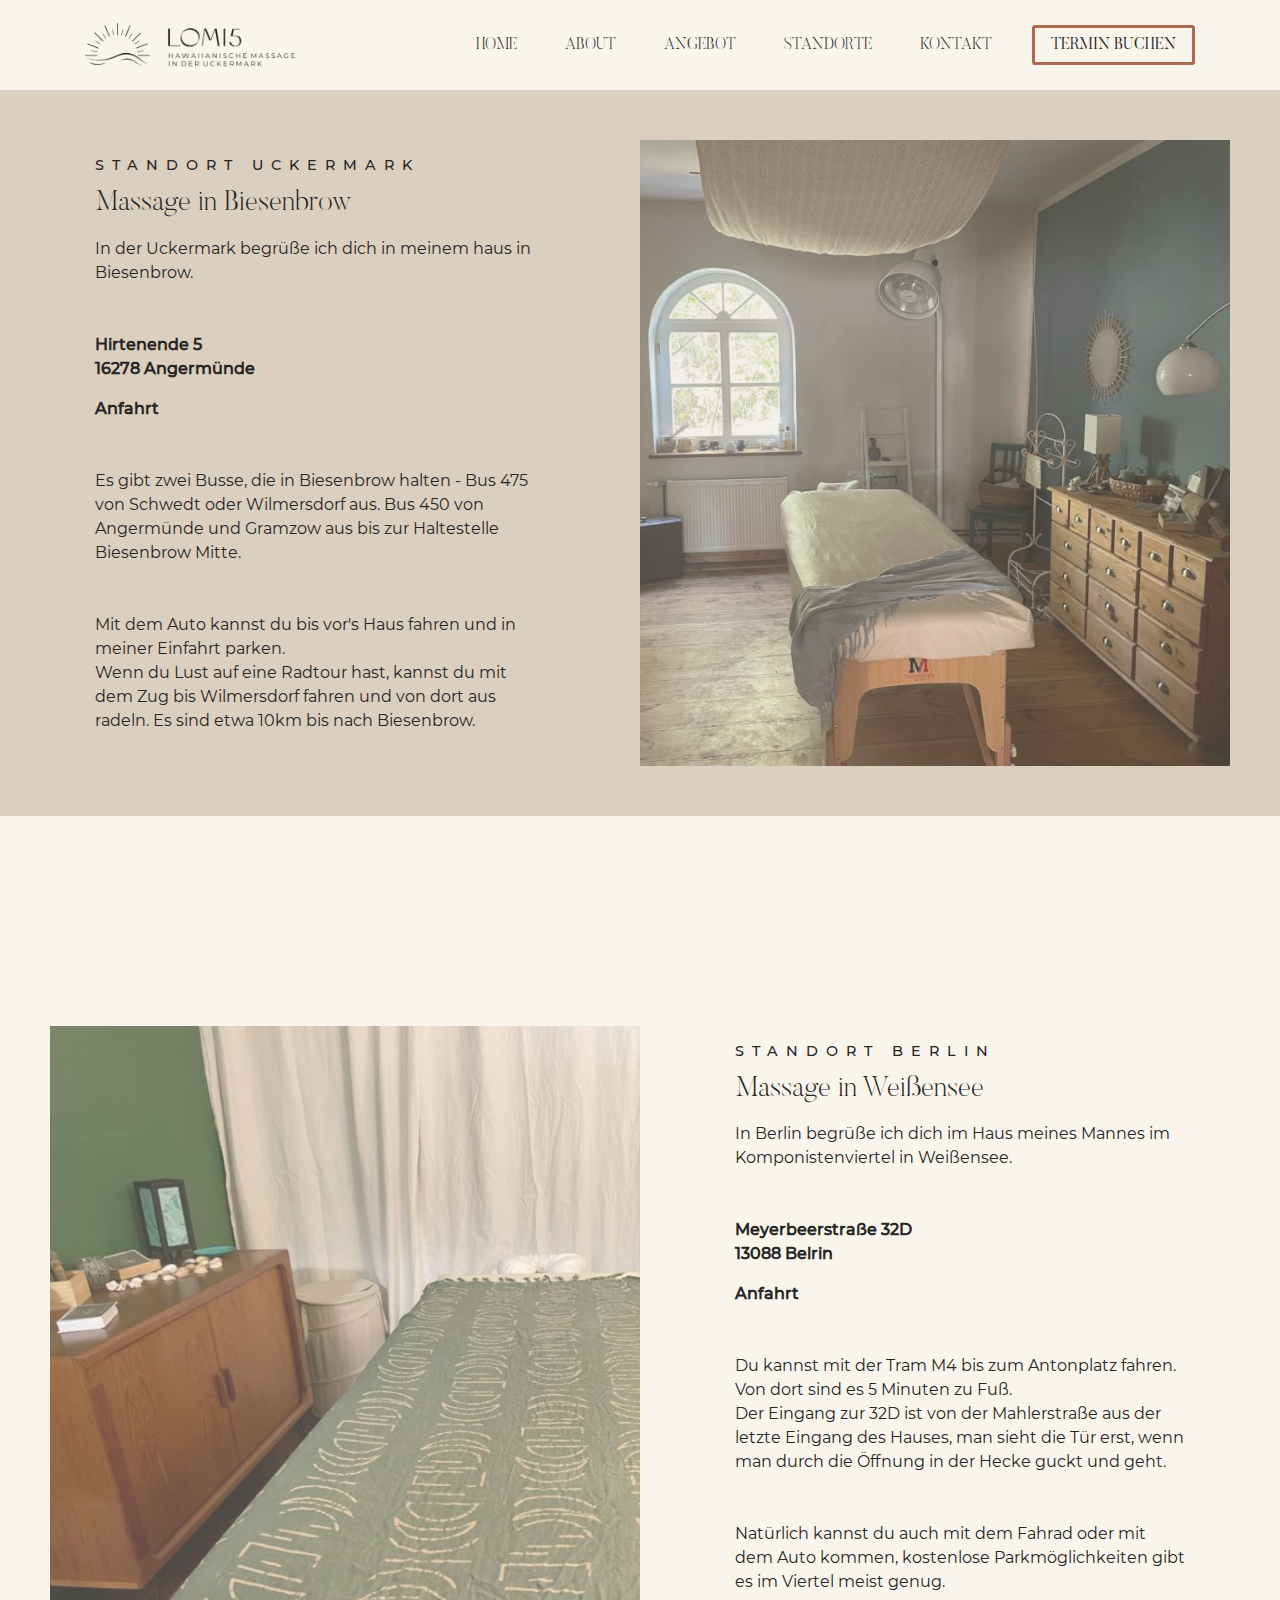
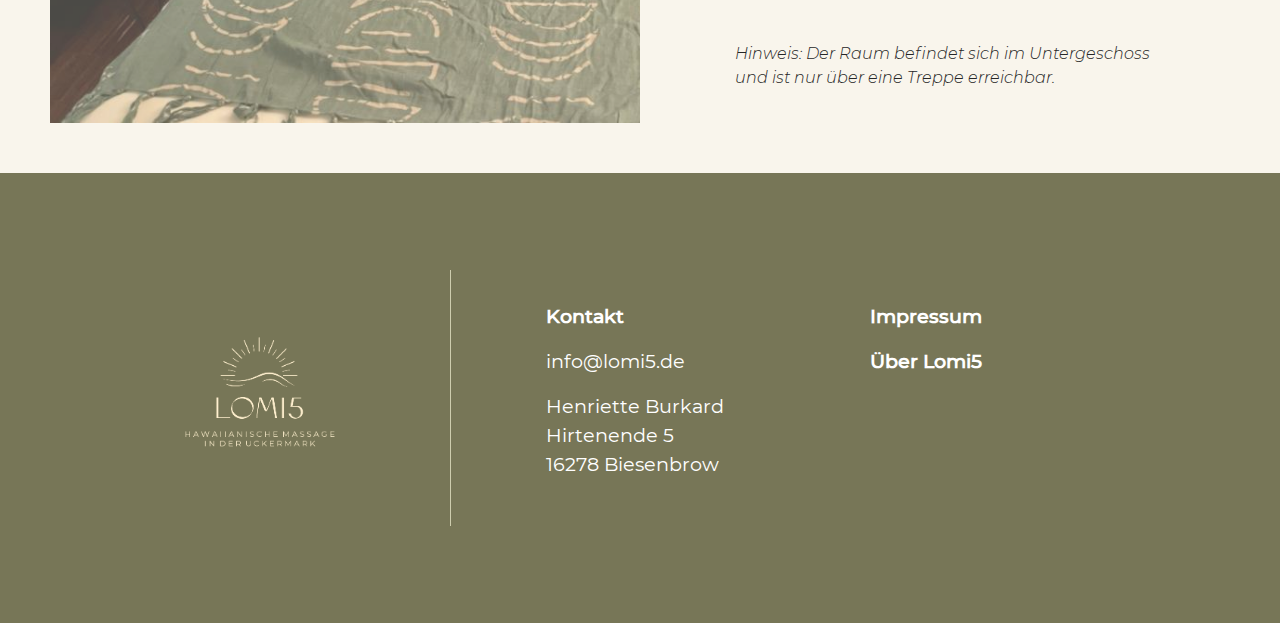
<file: standorte.html>
<!doctype html>
<html lang="en">

<head>
    <meta charset="utf-8">
    <meta name="viewport" content="width=device-width, initial-scale=1">
    <meta name="description" content="Erfahre mehr über Lomi-Lomi, den Ursprung und über Henriette.">
    <meta name="author" content="Maximilian Faust and Jule Burkard">
    <title>Standorte</title>
    <style rel="stylesheet">
        @font-face {
            font-family: butler-ultra-light;
            src: url("./fonts/Butler_Ultra_Light.otf");
            font-display: swap;
        }

        @font-face {
            font-family: butler-light;
            src: url("./fonts/Butler_Light.otf");
            font-display: swap;
        }

        @font-face {
            font-family: Montserrat;
            src: url("./fonts/Montserrat-Regular.ttf");
            font-weight: normal;
            font-display: swap;
        }

        @font-face {
            font-family: Montserrat;
            src: url("./fonts/Montserrat-Medium.ttf");
            font-weight: 500;
            font-display: swap;
        }

        @font-face {
            font-family: Montserrat;
            src: url("./fonts/Montserrat-LightItalic.ttf");
            font-weight: 300;
            font-style: italic;
            font-display: swap;
        }

        :root {
            --blue: #007bff;
            --indigo: #6610f2;
            --purple: #6f42c1;
            --pink: #e83e8c;
            --red: #dc3545;
            --orange: #fd7e14;
            --yellow: #ffc107;
            --green: #28a745;
            --teal: #20c997;
            --cyan: #17a2b8;
            --white: #fff;
            --gray: #6c757d;
            --gray-dark: #343a40;
            --primary: #007bff;
            --secondary: #6c757d;
            --success: #28a745;
            --info: #17a2b8;
            --warning: #ffc107;
            --danger: #dc3545;
            --light: #f8f9fa;
            --dark: #343a40;
            --breakpoint-xs: 0;
            --breakpoint-sm: 576px;
            --breakpoint-md: 768px;
            --breakpoint-lg: 992px;
            --breakpoint-xl: 1200px;
            --font-family-sans-serif: -apple-system, BlinkMacSystemFont, "Segoe UI", Roboto, "Helvetica Neue", Arial, "Noto Sans", sans-serif, "Apple Color Emoji", "Segoe UI Emoji", "Segoe UI Symbol", "Noto Color Emoji";
            --font-family-monospace: SFMono-Regular, Menlo, Monaco, Consolas, "Liberation Mono", "Courier New", monospace
        }

        *,
        ::after,
        ::before {
            box-sizing: border-box
        }

        html {
            font-family: sans-serif;
            line-height: 1.15;
            -webkit-text-size-adjust: 100%;
            -webkit-tap-highlight-color: transparent
        }

        article,
        aside,
        figcaption,
        figure,
        footer,
        header,
        hgroup,
        main,
        nav,
        section {
            display: block
        }

        body {
            margin: 0;
            font-family: -apple-system, BlinkMacSystemFont, "Segoe UI", Roboto, "Helvetica Neue", Arial, "Noto Sans", sans-serif, "Apple Color Emoji", "Segoe UI Emoji", "Segoe UI Symbol", "Noto Color Emoji";
            font-size: 1rem;
            font-weight: 400;
            line-height: 1.5;
            color: #212529;
            text-align: left;
            background-color: #fff
        }

        h1,
        h2,
        h3,
        h4,
        h5,
        h6 {
            margin-top: 0;
            margin-bottom: .5rem
        }

        p {
            margin-top: 0;
            margin-bottom: 1rem
        }

        dl,
        ol,
        ul {
            margin-top: 0;
            margin-bottom: 1rem
        }

        b,
        strong {
            font-weight: bolder
        }

        a {
            color: #007bff;
            text-decoration: none;
            background-color: transparent
        }

        img {
            vertical-align: middle;
            border-style: none
        }

        button {
            border-radius: 0
        }

        button,
        input,
        optgroup,
        select,
        textarea {
            margin: 0;
            font-family: inherit;
            font-size: inherit;
            line-height: inherit
        }

        button,
        input {
            overflow: visible
        }

        button,
        select {
            text-transform: none
        }

        [type=button],
        [type=reset],
        [type=submit],
        button {
            -webkit-appearance: button
        }

        [type=button]:not(:disabled),
        [type=reset]:not(:disabled),
        [type=submit]:not(:disabled),
        button:not(:disabled) {
            cursor: pointer
        }

        .h1,
        .h2,
        .h3,
        .h4,
        .h5,
        .h6,
        h1,
        h2,
        h3,
        h4,
        h5,
        h6 {
            margin-bottom: .5rem;
            font-weight: 500;
            line-height: 1.2
        }

        .h2,
        h2 {
            font-size: 2rem
        }

        .h3,
        h3 {
            font-size: 1.75rem
        }

        .img-fluid {
            max-width: 100%;
            height: auto
        }

        .container {
            width: 100%;
            padding-right: 15px;
            padding-left: 15px;
            margin-right: auto;
            margin-left: auto
        }

        @media (min-width: 576px) {
            .container {
                max-width: 540px
            }
        }

        @media (min-width: 768px) {
            .container {
                max-width: 720px
            }
        }

        @media (min-width: 992px) {
            .container {
                max-width: 960px
            }
        }

        @media (min-width: 576px) {

            .container,
            .container-sm {
                max-width: 540px
            }
        }

        @media (min-width: 768px) {

            .container,
            .container-md,
            .container-sm {
                max-width: 720px
            }
        }

        @media (min-width: 992px) {

            .container,
            .container-lg,
            .container-md,
            .container-sm {
                max-width: 960px
            }
        }

        .row {
            display: -ms-flexbox;
            display: flex;
            -ms-flex-wrap: wrap;
            flex-wrap: wrap;
            margin-right: -15px;
            margin-left: -15px
        }

        .col,
        .col-1,
        .col-10,
        .col-11,
        .col-12,
        .col-2,
        .col-3,
        .col-4,
        .col-5,
        .col-6,
        .col-7,
        .col-8,
        .col-9,
        .col-auto,
        .col-lg,
        .col-lg-1,
        .col-lg-10,
        .col-lg-11,
        .col-lg-12,
        .col-lg-2,
        .col-lg-3,
        .col-lg-4,
        .col-lg-5,
        .col-lg-6,
        .col-lg-7,
        .col-lg-8,
        .col-lg-9,
        .col-lg-auto,
        .col-md,
        .col-md-1,
        .col-md-10,
        .col-md-11,
        .col-md-12,
        .col-md-2,
        .col-md-3,
        .col-md-4,
        .col-md-5,
        .col-md-6,
        .col-md-7,
        .col-md-8,
        .col-md-9,
        .col-md-auto,
        .col-sm,
        .col-sm-1,
        .col-sm-10,
        .col-sm-11,
        .col-sm-12,
        .col-sm-2,
        .col-sm-3,
        .col-sm-4,
        .col-sm-5,
        .col-sm-6,
        .col-sm-7,
        .col-sm-8,
        .col-sm-9,
        .col-sm-auto,
        .col-xl,
        .col-xl-1,
        .col-xl-10,
        .col-xl-11,
        .col-xl-12,
        .col-xl-2,
        .col-xl-3,
        .col-xl-4,
        .col-xl-5,
        .col-xl-6,
        .col-xl-7,
        .col-xl-8,
        .col-xl-9,
        .col-xl-auto {
            position: relative;
            width: 100%;
            padding-right: 15px;
            padding-left: 15px
        }

        .col-6 {
            -ms-flex: 0 0 50%;
            flex: 0 0 50%;
            max-width: 50%
        }

        .col-12 {
            -ms-flex: 0 0 100%;
            flex: 0 0 100%;
            max-width: 100%
        }

        .order-1 {
            -ms-flex-order: 1;
            order: 1
        }

        .order-2 {
            -ms-flex-order: 2;
            order: 2
        }

        .col-md-4 {
            -ms-flex: 0 0 33.333333%;
            flex: 0 0 33.333333%;
            max-width: 33.333333%
        }

        .col-md-8 {
            -ms-flex: 0 0 66.666667%;
            flex: 0 0 66.666667%;
            max-width: 66.666667%
        }

        .order-md-1 {
            -ms-flex-order: 1;
            order: 1
        }

        .order-md-2 {
            -ms-flex-order: 2;
            order: 2
        }

        .col-lg-5 {
            -ms-flex: 0 0 41.666667%;
            flex: 0 0 41.666667%;
            max-width: 41.666667%
        }

        .col-lg-6 {
            -ms-flex: 0 0 50%;
            flex: 0 0 50%;
            max-width: 50%
        }

        .col-lg-7 {
            -ms-flex: 0 0 58.333333%;
            flex: 0 0 58.333333%;
            max-width: 58.333333%
        }

        .collapse:not(.show) {
            display: none
        }

        .nav-link {
            display: block;
            padding: .5rem 1rem
        }

        .navbar {
            position: relative;
            display: -ms-flexbox;
            display: flex;
            -ms-flex-wrap: wrap;
            flex-wrap: wrap;
            -ms-flex-align: center;
            align-items: center;
            -ms-flex-pack: justify;
            justify-content: space-between;
            padding: .5rem 1rem
        }

        .navbar .container,
        .navbar .container-fluid,
        .navbar .container-lg,
        .navbar .container-md,
        .navbar .container-sm,
        .navbar .container-xl {
            display: -ms-flexbox;
            display: flex;
            -ms-flex-wrap: wrap;
            flex-wrap: wrap;
            -ms-flex-align: center;
            align-items: center;
            -ms-flex-pack: justify;
            justify-content: space-between
        }

        .navbar-brand {
            display: inline-block;
            padding-top: .3125rem;
            padding-bottom: .3125rem;
            margin-right: 1rem;
            font-size: 1.25rem;
            line-height: inherit;
            white-space: nowrap
        }

        .navbar-nav {
            display: -ms-flexbox;
            display: flex;
            -ms-flex-direction: column;
            flex-direction: column;
            padding-left: 0;
            margin-bottom: 0;
            list-style: none
        }

        .navbar-nav .nav-link {
            padding-right: 0;
            padding-left: 0
        }

        .navbar-collapse {
            -ms-flex-preferred-size: 100%;
            flex-basis: 100%;
            -ms-flex-positive: 1;
            flex-grow: 1;
            -ms-flex-align: center;
            align-items: center
        }

        .navbar-toggler {
            padding: .25rem .75rem;
            font-size: 1.25rem;
            line-height: 1;
            background-color: transparent;
            border: 1px solid transparent;
            border-radius: .25rem
        }

        @media (min-width: 992px) {
            .navbar-expand-lg {
                -ms-flex-flow: row nowrap;
                flex-flow: row nowrap;
                -ms-flex-pack: start;
                justify-content: flex-start
            }

            .navbar-expand-lg .navbar-nav {
                -ms-flex-direction: row;
                flex-direction: row
            }

            .navbar-expand-lg .navbar-nav .nav-link {
                padding-right: .5rem;
                padding-left: .5rem
            }

            .navbar-expand-lg>.container,
            .navbar-expand-lg>.container-fluid,
            .navbar-expand-lg>.container-lg,
            .navbar-expand-lg>.container-md,
            .navbar-expand-lg>.container-sm,
            .navbar-expand-lg>.container-xl {
                -ms-flex-wrap: nowrap;
                flex-wrap: nowrap
            }

            .navbar-expand-lg .navbar-collapse {
                display: -ms-flexbox !important;
                display: flex !important;
                -ms-flex-preferred-size: auto;
                flex-basis: auto
            }

            .navbar-expand-lg .navbar-toggler {
                display: none
            }
        }

        .mb-3,
        .my-3 {
            margin-bottom: 1rem !important
        }
    </style>

    <!-- Bootstrap core CSS -->

    <link rel="preload" href="./bootstrap-4.5.0/dist/css/bootstrap.min.css" as="style"
        onload="this.onload=null;this.rel='stylesheet'">
    <noscript>
        <link rel="stylesheet" href="./bootstrap-4.5.0/dist/css/bootstrap.min.css">
    </noscript>

    <!-- <link rel="stylesheet" href="./bootstrap-4.5.0/dist/css/bootstrap.min.css"> -->
    <!-- Custom styles for this template -->
    <link rel="stylesheet" href="./css/style.css">
</head>

<body>

    <!-- Header + Navigation -->
    <header>
        <nav class="navbar navbar-expand-lg white-bg">
            <div class="container">
                <a class="navbar-brand" href="./">
                    <img src="./media/LogoMenü.png" width="257.23" height="55.05" class="menu-icon" alt="home logo">
                </a>
                <button class="navbar-toggler" type="button" data-toggle="collapse" data-target="#navbarNavDropdown"
                    aria-controls="navbarNavDropdown" aria-expanded="false" aria-label="Toggle navigation">
                    <svg viewBox="0 0 100 80" width="40" height="40">
                        <rect width="100" height="15" rx="8"></rect>
                        <rect y="25" width="100" height="15" rx="8"></rect>
                        <rect y="50" width="100" height="15" rx="8"></rect>
                    </svg>
                </button>
                <div class="collapse navbar-collapse" id="navbarNavDropdown">
                    <ul class="navbar-nav">
                        <li class="nav-item active">
                            <a class="nav-link" href="./">HOME</a>
                        </li>
                        <li class="nav-item">
                            <a class="nav-link" href="./about.html">ABOUT</a>
                        </li>
                        <li class="nav-item">
                            <a class="nav-link" href="./angebot.html">ANGEBOT</a>
                        </li>
                        <li class="nav-item">
                            <a class="nav-link" href="./#">STANDORTE</a>
                        </li>
                        <li class="nav-item">
                            <a class="nav-link" href="./kontakt.html">KONTAKT</a>
                        </li>
                        <li class="nav-item">
                            <div class="timify-button" data-account-id="608c2450481bbc11777a2660"
                                data-hide-close-button="false" data-overlay-color="#000000" data-overlay-opacity="0.8"
                                data-show-guest-booking-form="true">
                                TERMIN BUCHEN
                            </div>
                        </li>
                    </ul>
                </div>
            </div>
        </nav>
    </header>

    <!-- Main -->
    <main id="standorte">
        <section class="split-section" id="st-bb">
            <div class="row">
                <div class="col-12 col-lg-6 content">
                    <div class="container">
                        <h2>
                            STANDORT UCKERMARK
                        </h2>
                        <h3>
                            Massage in Biesenbrow
                        </h3>
                        <p>

                            In der Uckermark begrüße ich dich in meinem haus in Biesenbrow.
                        </p>
                        <address>
                           <strong>
                                Hirtenende 5 <br>
                                16278 Angermünde
                           </strong>
                        </address>
                        <p><strong>Anfahrt</strong></p>

                        <p>
                            Es gibt zwei Busse, die in Biesenbrow halten - Bus 475 von Schwedt oder Wilmersdorf aus. Bus 450 von Angermünde und Gramzow aus bis zur Haltestelle Biesenbrow Mitte.
                        </p>
                        <p>
                            Mit dem Auto kannst du bis vor's Haus fahren und in meiner Einfahrt parken.
                            <br>
                            Wenn du Lust auf eine Radtour hast, kannst du mit dem Zug bis Wilmersdorf fahren und von dort aus radeln. Es sind etwa 10km bis nach Biesenbrow.
                        </p>

                    </div>
                </div>
                <div class="col-12 col-lg-6 contain"></div>
            </div>
        </section>
        <section class="after-text">
          
        </section>
        <section class="split-section" id="st-ws">
            <div class="row">
                <div class="col-12 col-lg-6 contain"></div>
                <div class="col-12 col-lg-6 content">
                    <div class="container">
                        <h2>
                            STANDORT BERLIN
                        </h2>
                        <h3>
                            Massage in Weißensee
                        </h3>
                        <p>
                            In Berlin begrüße ich dich im Haus meines Mannes im Komponistenviertel in Weißensee.
                        </p>
                        <address>
                           <strong>
                                Meyerbeerstraße 32D<br>
                                13088 Belrin
                           </strong>
                        </address>
                        <p><strong>Anfahrt</strong></p>

                        <p>
                            Du kannst mit der Tram M4 bis zum Antonplatz fahren. Von dort sind es 5 Minuten zu Fuß. <br>
                            Der Eingang zur 32D ist von der Mahlerstraße aus der letzte Eingang des Hauses, man sieht die Tür erst, wenn man durch die Öffnung in der Hecke guckt und geht.
                        </p>
                        <p>
                            Natürlich kannst du auch mit dem Fahrad oder mit dem Auto kommen, kostenlose Parkmöglichkeiten gibt es im Viertel meist genug.
                        </p>
                        <p>
                            <em>
                                Hinweis: Der Raum befindet sich im Untergeschoss und ist nur über eine Treppe erreichbar.
                            </em>
                        </p>

                    </div>
                </div>
                
            </div>
        </section>
    </main>
    <footer>
        <div class="container">
            <div class="row footing">
                <div class="col-12 order-2 col-md-4 order-md-1">
                    <img src="./media/LogoFürFooter.png" class="img-fluid" alt="Lomi-Logo">
                </div>
                <div class="col-12 order-1 col-md-8 order-md-2">
                    <div class="row footer-content">
                        <div class="col-6">
                            <a href="kontakt.html" class="internal-links">Kontakt</a>
                            <a href="mailto:info@lomi5.de" class="contact-details mb-3">info@lomi5.de</a>
                            <p class="contact-details">
                                Henriette Burkard
                            <div class="contact-details">
                                Hirtenende 5
                            </div>
                            <div class="contact-details">
                                16278 Biesenbrow
                            </div>
                            </p>
                        </div>
                        <div class="col-6">
                            <a href="impressum.html" class="internal-links">Impressum</a>
                            <a href="about.html" class="internal-links">Über Lomi5</a>
                        </div>
                    </div>
                </div>
            </div>
        </div>
    </footer>
    <script src="./jquery/jquery-3.5.1.slim.min.js"></script>
    <script src="./popper/popper.min.js"></script>
    <script src="./bootstrap-4.5.0/dist/js/bootstrap.min.js"></script>
    <script src="js/index.js"></script>
    <script async src="//book.timify.com/widget/widget.min.js" id="timify-widget" data-position="flexible"
        data-locale="de-de"></script>
    <!-- Global site tag (gtag.js) - Google Analytics -->
    <script async src="https://www.googletagmanager.com/gtag/js?id=UA-196776002-1">
    </script>
    <script>
        window.dataLayer = window.dataLayer || [];
        function gtag() { dataLayer.push(arguments); }
        gtag('js', new Date());

        gtag('config', 'UA-196776002-1');
    </script>

</body>

</html>
</file>
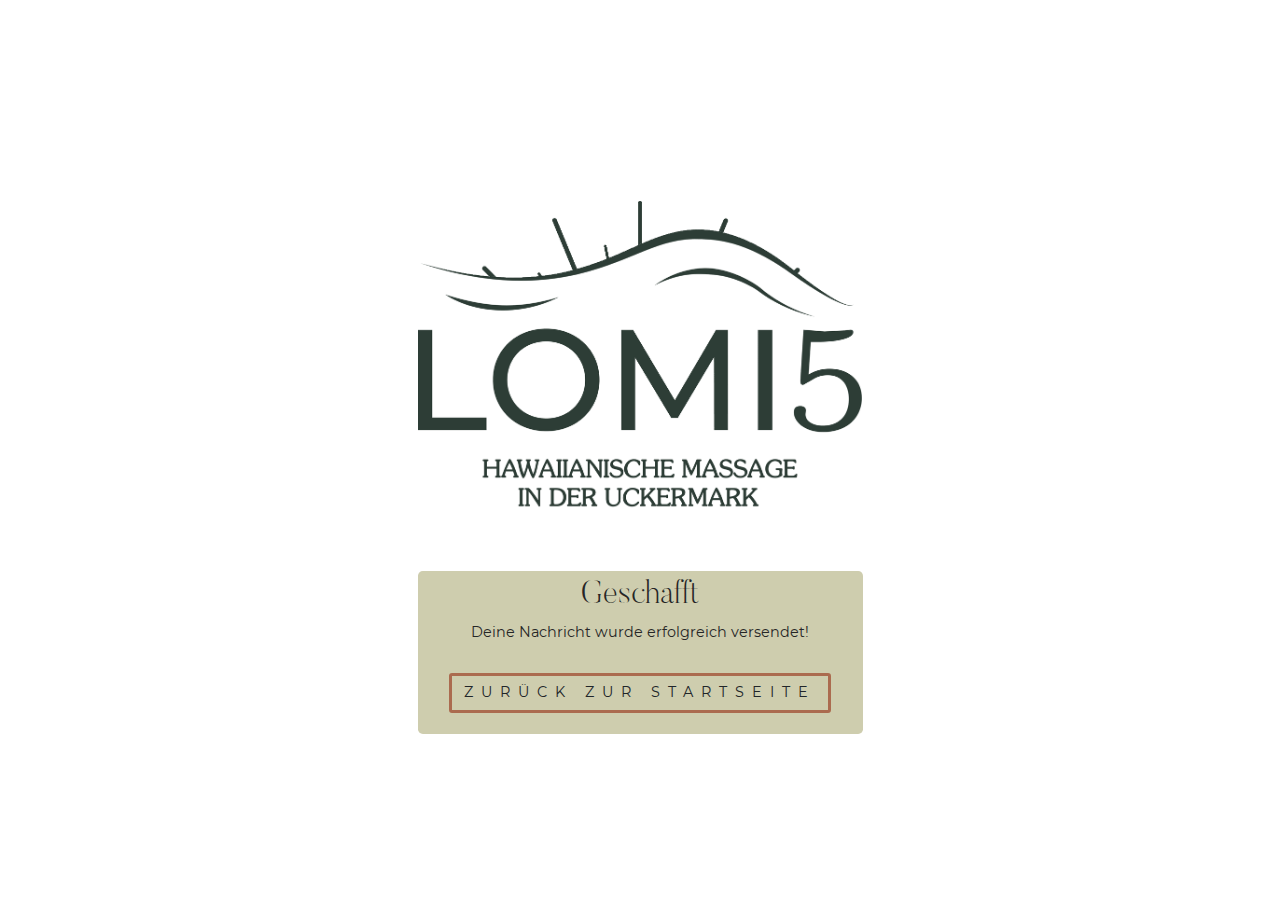
<file: success.html>
<!doctype html>
<html lang="en">

<head>
    <meta charset="utf-8">
    <meta name="viewport" content="width=device-width, initial-scale=1">
    <meta name="description" content="">
    <meta name="author" content="Maximilian Faust and Jule Burkard">
    <meta name="robots" content="noindex" />
    <title>Gesendet</title>
    <style rel="stylesheet">
        @font-face {
            font-family: butler-ultra-light;
            src: url("./fonts/Butler_Ultra_Light.otf");
            font-display: swap;
        }

        @font-face {
            font-family: butler-light;
            src: url("./fonts/Butler_Light.otf");
            font-display: swap;
        }

        @font-face {
            font-family: Montserrat;
            src: url("./fonts/Montserrat-Regular.ttf");
            font-weight: normal;
            font-display: swap;
        }

        @font-face {
            font-family: Montserrat;
            src: url("./fonts/Montserrat-Medium.ttf");
            font-weight: 500;
            font-display: swap;
        }

        @font-face {
            font-family: Montserrat;
            src: url("./fonts/Montserrat-LightItalic.ttf");
            font-weight: 300;
            font-style: italic;
            font-display: swap;
        }
    </style>


    <!-- Bootstrap core CSS -->
    <link rel="stylesheet" href="./bootstrap-4.5.0/dist/css/bootstrap.min.css">
    <!-- Custom styles for this template -->
    <link rel="stylesheet" href="./css/style.css">
</head>

<body class="animation">
    <!--<div class="container">
        <h1 class="big">Zoom etwas heraus, damit das Logo nicht zu groß ist und führe die Maus über die Sonne! :)</h1>

      </div>-->
    <div class="container introduction">
        <div class="row justify-content-center">
            <div class="col-8 col-md-6 mt-5 col-xl-5">
                <div class="upper">
                    <img class="img-fluid" src="./media/Lomi5-Sonne_min.png" id="sun" alt="Sonne">
                </div>
                <div class="downer">
                    <img class="down img-fluid" src="./media/OhneSonne_min.png" alt="Lomi5 Desgin">
                </div>
                <div class="jumbotron text-center">
                    <h2>Geschafft</h2>
                    <p class="lead">Deine Nachricht wurde erfolgreich versendet!</p>
                    <a class="btn-box" href="./">
                        <button type="button" class="btn massage-btn">ZURÜCK ZUR STARTSEITE</button>
                    </a>
                </div>
            </div>
        </div>
    </div>

    <script src="./jquery/jquery-3.5.1.slim.min.js"></script>
    <script src="./popper/popper.min.js"></script>
    <script src="./bootstrap-4.5.0/dist/js/bootstrap.min.js"></script>
    <script src="js/index.js"></script>
    <!--<script type="text/javascript" src="index.js"></script>-->
</body>

</html>
</file>
<file: css/style.css>
* {
  box-sizing: border-box;
}

:root {
  overflow-x: hidden;
}

a:hover {
  color: #AB6B4F;
}

body {
  overflow-x: hidden;
  font-family: "Montserrat", sans-serif, "Times New Roman", Times, serif;
  color: #262626;
}
body h1, body h2, body h3 {
  font-family: "butler-ultra-light", "Times New Roman", Times, serif;
}
body .btn-box {
  display: inline-block;
  margin-bottom: 1rem;
  box-shadow: unset;
  transition: all 0.2s;
}
body .btn-box:hover, body .btn-box :active {
  box-shadow: 5px 5px 10px #262626;
}
body .btn-box:hover .btn-box, body .btn-box :active .btn-box {
  display: inline-block;
  margin-bottom: 1rem;
  box-shadow: unset;
  transition: all 0.2s;
}
body .btn-box:hover .btn-box:hover, body .btn-box:hover .btn-box :active, body .btn-box :active .btn-box:hover, body .btn-box :active .btn-box :active {
  box-shadow: 5px 5px 10px #262626;
}
body .btn-box:hover .btn-box .massage-btn, body .btn-box :active .btn-box .massage-btn {
  border: #AB6B4F 3px solid;
  border-radius: 3px;
  font-size: 0.9rem;
  letter-spacing: 8px;
  transition: all 0.2s;
}
body .btn-box:hover .btn-box .massage-btn:hover, body .btn-box:hover .btn-box .massage-btn :active, body .btn-box :active .btn-box .massage-btn:hover, body .btn-box :active .btn-box .massage-btn :active {
  background-color: #AB6B4F;
  color: #F9F5EC;
  box-shadow: 5px 5px 10px #262626;
}
body .btn-box:hover .btn-box .massage-btn:focus, body .btn-box :active .btn-box .massage-btn:focus {
  box-shadow: none;
}
body .btn-box .massage-btn {
  border: #AB6B4F 3px solid;
  border-radius: 3px;
  font-size: 0.9rem;
  letter-spacing: 8px;
  transition: all 0.2s;
}
body .btn-box .massage-btn:hover, body .btn-box .massage-btn :active {
  background-color: #AB6B4F;
  color: #F9F5EC;
  box-shadow: 5px 5px 10px #262626;
}
body .btn-box .massage-btn:focus {
  box-shadow: none;
}

header {
  position: relative;
  background-color: #F9F5EC;
}
header#header-home {
  position: relative;
  height: 90vh;
  height: 85vh;
}
@media (min-width: 576px) {
  header#header-home {
    height: 90vh;
  }
}
header#header-home #header-bg {
  position: absolute;
  top: 0;
  left: 0;
  height: 90vh;
  width: 100%;
  background-image: url("../media/header_mobile-min.jpg");
  background-repeat: no-repeat;
  background-size: cover;
  background-position: right;
  opacity: 0.8;
  z-index: 2;
  height: 85vh;
}
@media (min-width: 768px) {
  header#header-home #header-bg {
    background-image: url("../media/header_min.jpg");
    background-position: center;
  }
}
@media (min-width: 576px) {
  header#header-home #header-bg {
    height: 90vh;
  }
}
header .center-flex {
  position: relative;
  transform: translateY(-8%);
  display: flex;
  height: 100%;
  align-items: center;
  justify-content: center;
  flex-direction: column;
  text-align: center;
  color: #F9F5EC;
  z-index: 3;
}
header .center-flex img {
  width: 30%;
}
@media (min-width: 992px) {
  header .center-flex img {
    width: 12%;
  }
}
header .center-flex h1 {
  font-size: 3rem;
  margin-bottom: 2rem;
}
@media (min-width: 768px) {
  header .center-flex h1 {
    font-size: 5rem;
  }
}
header .center-flex .btn-box .massage-btn {
  color: #F9F5EC;
  background-color: #994d2d;
  font-size: 0.8rem;
}
@media (min-width: 768px) {
  header .center-flex .btn-box .massage-btn {
    font-size: 1rem;
  }
}

#info-banner {
  padding: 2rem;
  background-color: #F9F5EC;
}
#info-banner p {
  text-align: center;
  font-size: 1.4rem;
}

nav {
  position: relative;
  background: #F9F5EC;
  min-height: 10vh;
  z-index: 8;
  /* &.brown-bright{
      background: $brown-bright;
  }
  &.white-bg{
      background-color: $white-bg;
  } */
  /* &.transparent{
      background-color: transparent;
      ul li a, ul li div{
          color: $white-bg;
      }
  } */
  min-height: 15vh;
}
@media (min-width: 576px) {
  nav {
    min-height: 10vh;
  }
}
nav .navbar-toggler:focus {
  box-shadow: none;
}
nav .menu-icon {
  height: 5vh;
  width: auto;
}
@media (max-width: 991.98px) {
  nav .menu-icon {
    height: 8vh;
  }
}
@media (max-width: 767.98px) {
  nav .menu-icon {
    height: 6vh;
  }
}
nav svg {
  fill: #AB6B4F;
}
nav ul {
  margin-left: auto;
  font-family: "butler-ultra-light", "Times New Roman", Times, serif;
}
@media (max-width: 991.98px) {
  nav ul {
    text-align: center;
  }
}
nav ul li {
  padding: 0;
  margin-left: 2rem;
}
nav ul li a {
  color: #262626;
  padding: 0 1rem;
}
nav ul li:last-child {
  border: #AB6B4F 3px solid;
  border-radius: 3px;
  font-family: "butler-light", "Times New Roman", Times, serif;
}
nav ul li:last-child div {
  display: flex;
  align-items: center;
  justify-content: center;
  height: 100%;
  width: 100%;
  cursor: pointer;
  padding: 0 1rem;
}
nav ul li:last-child div:hover {
  color: #AB6B4F;
}

.center-section {
  padding-top: 200px;
  background-color: #F9F5EC;
  text-align: center;
}
.center-section h2 {
  margin-bottom: 2rem;
}
.center-section p {
  margin: 0 auto;
  padding: 1rem;
  width: 60%;
}
@media (max-width: 767.98px) {
  .center-section p {
    width: 90%;
  }
}

.split-section {
  position: relative;
  background-color: #DBCFBF;
}
.split-section #space {
  background-color: #F9F5EC;
  height: 200px;
  width: 100%;
}
.split-section .row {
  margin-left: 0;
  margin-right: 0;
}
.split-section .row .content {
  position: static;
  padding: 100px 5rem 100px 5rem;
}
@media (max-width: 767.98px) {
  .split-section .row .content {
    padding: 100px 0;
    margin: auto;
    width: 90%;
    text-align: center;
  }
}
@media (max-width: 991.98px) {
  .split-section .row .content {
    padding: 100px 0rem;
  }
}
.split-section .row .content h2 {
  margin-bottom: 2rem;
}
.split-section .row .content p {
  margin-bottom: 3rem;
}
.split-section .row .content img {
  position: absolute;
  top: 170px;
  right: 48%;
  /* background-image: url("../media/Sonne_Icon.webp"); */
  width: 110px;
  height: 110px;
  z-index: 3;
}
.split-section .row .contain {
  display: none;
}
@media (min-width: 768px) {
  .split-section .row .contain {
    display: block;
    background-image: url("../media/Lomi2.jpg");
    background-size: cover;
    background-position: center;
    background-repeat: no-repeat;
  }
}

#service {
  padding-bottom: 100px;
}
#service .card {
  background-color: transparent;
  border: none;
  margin-bottom: 3rem;
}
#service .card .card-img-top {
  padding: 0 20%;
  max-width: 420px;
  height: auto;
}
#service .card h3 {
  color: #AB6B4F;
}
#service .card p {
  font-size: 1.2em;
  width: 62%;
}
@media (max-width: 1199.98px) {
  #service .card p {
    font-size: 1em;
    width: 75%;
  }
}
@media (max-width: 991.98px) {
  #service .card p {
    width: 86%;
    font-size: 0.8em;
  }
}
#service a {
  margin-left: auto;
  margin-right: auto;
}
@media (max-width: 991.98px) {
  #service a {
    width: -moz-fit-content;
    width: fit-content;
  }
}
#service a button {
  width: 100%;
}

#standorte {
  background-color: #F9F5EC;
}
#standorte h2 {
  font-family: "Montserrat", sans-serif, "Times New Roman", Times, serif;
  margin: 2rem 0 0.8rem;
  font-size: 0.9rem;
  letter-spacing: 8px;
}
#standorte .split-section .content {
  padding: 35px 5rem;
}
#standorte .split-section .content p {
  margin-bottom: 1rem;
}
@media (max-width: 767.98px) {
  #standorte .split-section .content {
    padding: 35px 0;
    width: 100%;
  }
}
@media (min-width: 1280px) {
  #standorte .split-section .content p {
    margin-bottom: 3rem;
  }
}
#standorte .split-section .contain {
  display: none;
}
@media (min-width: 992px) {
  #standorte .split-section .contain {
    display: block;
    opacity: 0.7;
    border: 50px solid transparent;
  }
}
#standorte .split-section h3 {
  margin-bottom: 1rem;
}
@media (min-width: 768px) {
  #standorte #st-bb .contain {
    background-image: url(../media/loc_bb_desk.jpg);
    background-repeat: no-repeat;
    background-size: cover;
    background-position: right;
  }
}
#standorte #st-bb .content {
  background-color: #DBCFBF;
}
#standorte .after-text {
  text-align: center;
}
@media (min-width: 992px) {
  #standorte .after-text {
    margin: 10rem 0;
  }
}
#standorte #st-ws {
  background-color: #F9F5EC;
}
@media (min-width: 768px) {
  #standorte #st-ws .contain {
    background-image: url(../media/loc_ber_desk.jpg);
    background-repeat: no-repeat;
    background-size: cover;
    opacity: 0.7;
    background-position: left;
  }
}

#about-henriette {
  text-align: right;
  background-color: #CECDAE;
}
#about-henriette .content {
  padding: 200px 6rem 200px 3rem;
}
@media (max-width: 1199.98px) {
  #about-henriette .content {
    padding: 50px 3rem;
  }
}
@media (max-width: 991.98px) {
  #about-henriette .content {
    padding: 1.5rem 3rem;
  }
}
@media (max-width: 767.98px) {
  #about-henriette .content {
    padding: 100px 0;
    margin: auto;
    width: 90%;
    text-align: center;
  }
}
#about-henriette .content h3 {
  /* font-family: 'butler-light';
  font-size: 1.5rem; */
  margin-bottom: 2rem;
  /* @include media-breakpoint-down(lg){
      font-size: 1.2em;
  }
  @include media-breakpoint-down(md){
      font-size: 1em;
  } */
}
#about-henriette .content h4 {
  font-family: "Montserrat";
  color: #262626;
  font-size: 1rem;
  margin-bottom: 3rem;
}
@media (max-width: 1199.98px) {
  #about-henriette .content h4 {
    font-size: 1em;
  }
}
@media (max-width: 991.98px) {
  #about-henriette .content h4 {
    font-size: 0.8em;
  }
}
#about-henriette .contain {
  display: none;
  opacity: 0.7;
}
@media (min-width: 768px) {
  #about-henriette .contain {
    display: block;
    background-image: url("../media/jette-start.jpg");
    background-position: right;
    background-size: cover;
    background-repeat: no-repeat;
  }
}
#about-henriette button {
  margin-left: auto;
}

#about {
  background-color: #F9F5EC;
}
#about h2 {
  font-family: "Montserrat", sans-serif, "Times New Roman", Times, serif;
  margin: 2rem 0 0.8rem;
  font-size: 0.9rem;
  letter-spacing: 8px;
}
#about .split-section .content {
  padding: 35px 5rem;
}
@media (max-width: 767.98px) {
  #about .split-section .content {
    padding: 35px 0;
    width: 100%;
  }
}
#about .split-section h3 {
  margin-bottom: 5rem;
}
#about #about-lomi {
  background-color: #F9F5EC;
}
#about #about-lomi .contain {
  /* &.col-12{
      display: none;
  } */
  display: none;
}
@media (min-width: 768px) {
  #about #about-lomi .contain {
    display: block;
    background: left/cover no-repeat url(../media/lomi-massage.jpg);
    opacity: 0.7;
  }
}
#about #about-lomi .content {
  background-color: #DBCFBF;
}
#about .after-text {
  text-align: center;
  margin: 10rem 0;
}
#about #more-about-henriette {
  background-color: #CECDAE;
}
#about #more-about-henriette .contain {
  display: none;
}
@media (min-width: 768px) {
  #about #more-about-henriette .contain {
    display: block;
    background: center/cover no-repeat url(../media/jette-about.jpg);
    opacity: 0.8;
  }
}

.offers {
  padding: 50px 0 100px;
  background-color: #DBCFBF;
  overflow: hidden;
}
.offers h1 {
  font-family: "Montserrat";
  font-size: 1rem;
  color: #262626;
  text-align: center;
  margin-bottom: 3rem;
  letter-spacing: 8px;
}
.offers h1 div {
  font-family: "butler-ultra-light";
  font-size: 3.5rem;
  margin-top: 1rem;
  letter-spacing: normal;
}
@media (max-width: 767.98px) {
  .offers h1 div {
    font-size: 2.8rem;
  }
}
.offers .offer {
  margin: 0 0.75rem 3rem;
  padding: 3rem 2rem;
  background-color: #F9F5EC;
  text-align: right;
  color: #262626;
}
@media (max-width: 991.98px) {
  .offers .offer {
    padding: 2rem;
  }
}
.offers .offer .offer-top {
  margin: 0 0 1rem;
  padding: 0;
  align-items: center;
}
.offers .offer .offer-top .offer-img {
  margin: 0;
  padding: 0;
}
.offers .offer .offer-top .offer-img img {
  width: 100%;
  height: auto;
}
.offers .offer .offer-top .offer-detail {
  margin: 0;
  padding: 0;
}
.offers .offer .offer-top .offer-detail h2 {
  font-family: "butler-ultra-light";
  font-size: 4.3rem;
}
.offers .offer .offer-top .offer-detail h2 span {
  font-family: "butler-light";
}
@media (max-width: 1199.98px) {
  .offers .offer .offer-top .offer-detail h2 {
    font-size: 3.5rem;
  }
}
@media (max-width: 991.98px) {
  .offers .offer .offer-top .offer-detail h2 {
    font-size: 3rem;
  }
}
@media (max-width: 767.98px) {
  .offers .offer .offer-top .offer-detail h2 {
    font-size: 3.3rem;
  }
}
.offers .offer .offer-top .offer-detail h3 {
  font-size: 1.5rem;
  font-family: "Montserrat";
}
@media (max-width: 1199.98px) {
  .offers .offer .offer-top .offer-detail h3 {
    font-size: 1.1rem;
  }
}
@media (max-width: 991.98px) {
  .offers .offer .offer-top .offer-detail h3 {
    font-size: 0.85rem;
  }
}
.offers .offer .offer-top .offer-detail p {
  font-style: italic;
  font-weight: 300;
  margin-bottom: 0;
  font-size: 1.1rem;
}
@media (max-width: 1199.98px) {
  .offers .offer .offer-top .offer-detail p {
    font-size: 0.9rem;
  }
}
@media (max-width: 991.98px) {
  .offers .offer .offer-top .offer-detail p {
    font-size: 0.65rem;
  }
}
.offers .offer .offer-top .offer-detail p span {
  display: block;
}
.offers .offer .offer-bottom {
  margin: 0;
  padding: 0;
  border-top: 1px solid #777657;
  align-items: center;
  overflow: visible;
}
@media (max-width: 991.98px) {
  .offers .offer .offer-bottom {
    align-items: unset;
  }
}
.offers .offer .offer-bottom .offer-btn {
  margin: 0;
  padding: 0 0.5rem;
  overflow: visible;
}
.offers .offer .offer-bottom .offer-btn a {
  margin: 0.8rem 0 0;
  width: 100%;
}
@media (max-width: 991.98px) {
  .offers .offer .offer-bottom .offer-btn a {
    margin-top: 0.5rem;
  }
}
.offers .offer .offer-bottom .offer-btn a .massage-btn {
  width: 100%;
  background-color: #994d2d;
  color: #F9F5EC;
  /* @include media-breakpoint-down(lg){
      font-size: 3.5rem;
  } */
}
.offers .offer .offer-bottom .offer-btn a .massage-btn:hover, .offers .offer .offer-bottom .offer-btn a .massage-btn:active {
  background-color: #F9F5EC;
  color: #262626;
}
@media (max-width: 1199.98px) {
  .offers .offer .offer-bottom .offer-btn a .massage-btn {
    font-size: 0.8rem;
    padding: 0.1rem 0rem;
  }
}
@media (max-width: 991.98px) {
  .offers .offer .offer-bottom .offer-btn a .massage-btn {
    font-size: 0.7rem;
    padding: 0.1rem 0rem;
  }
}
@media (max-width: 767.98px) {
  .offers .offer .offer-bottom .offer-btn a .massage-btn {
    font-size: 0.6rem;
    letter-spacing: 2px;
  }
}
.offers .offer .offer-bottom .dur {
  padding: 0;
  border-left: 1px #777657 solid;
}
.offers .offer .offer-bottom p {
  margin: 0;
  font-size: 3rem;
  font-family: "butler-light";
}
@media (max-width: 1199.98px) {
  .offers .offer .offer-bottom p {
    font-size: 2.3rem;
  }
}
@media (max-width: 991.98px) {
  .offers .offer .offer-bottom p {
    font-size: 1.55rem;
  }
}
.offers .last-row {
  display: flex;
  justify-content: center;
  align-items: center;
}
.offers #for-questions {
  text-align: center;
  font-family: "butler-ultra-light";
  font-size: 2rem;
  color: #262626;
  overflow: hidden;
}
@media (max-width: 1199.98px) {
  .offers #for-questions {
    font-size: 1.8rem;
  }
}
@media (max-width: 991.98px) {
  .offers #for-questions {
    font-size: 1.2rem;
  }
}
.offers #for-questions p:first-of-type {
  margin: 0;
}
.offers #for-questions p:last-of-type {
  margin-top: 2rem;
  font-size: 2.1rem;
  font-family: "butler-light";
}
@media (max-width: 1199.98px) {
  .offers #for-questions p:last-of-type {
    font-size: 1.9rem;
  }
}
@media (max-width: 991.98px) {
  .offers #for-questions p:last-of-type {
    font-size: 1.3rem;
  }
}
.offers #for-questions .btn-box {
  margin-bottom: 2.5rem;
  height: -moz-fit-content;
  height: fit-content;
  transform: translateY(7px);
  width: 30%;
  font-size: 1rem;
}
@media (max-width: 991.98px) {
  .offers #for-questions .btn-box {
    transform: translateY(0px);
    width: 50%;
  }
}
.offers #for-questions .btn-box button {
  width: 100%;
  font-family: "Montserrat";
  background-color: #F9F5EC;
  border: none;
}
.offers #for-questions .btn-box button:hover, .offers #for-questions .btn-box button:active {
  background-color: #AB6B4F;
  color: #F9F5EC;
  border: none;
}

#contact {
  position: relative;
  background-color: #F9F5EC;
  height: -moz-fit-content;
  height: fit-content;
}
#contact .icon-container {
  position: absolute;
  left: 50%;
  transform: translateX(-50%);
  top: 0.8rem;
}
#contact .icon-container .navbar-brand {
  position: relative;
  z-index: 99;
}
#contact .icon-container .navbar-brand .menu-icon {
  height: 5vh;
  width: auto;
}
@media (max-width: 991.98px) {
  #contact .icon-container .navbar-brand .menu-icon {
    height: 8vh;
  }
}
@media (max-width: 767.98px) {
  #contact .icon-container .navbar-brand .menu-icon {
    height: 6vh;
  }
}
#contact .content {
  /* padding: 0rem; */
  /* @include media-breakpoint-down(lg){
       padding: 50px 3rem;
   }
   @include media-breakpoint-down(md){
       padding: 1.5rem 3rem;
   }*/
}
@media (max-width: 767.98px) {
  #contact .content {
    padding: 100px 0;
    margin: auto;
    width: 90%;
    text-align: center;
  }
}
@media (min-width: 768px) {
  #contact .content .pr {
    padding: 0 4rem 0 0;
  }
}
#contact .content p {
  /* font-size: 1.2rem;
  @include media-breakpoint-down(lg){
      font-size: 1em;
  }
  @include media-breakpoint-down(md){
      font-size: 1em;
  } */
}
#contact .content p span {
  display: block;
}
#contact .content h3 {
  font-size: 3rem;
  /* @include media-breakpoint-down(lg){
      font-size: 1em;
  }
  @include media-breakpoint-down(md){
      font-size: 0.8em;
  } */
}
#contact .content form input:not(input[type=submit]), #contact .content form textarea {
  width: 100%;
  height: 2rem;
  border: 2px solid black;
  background-color: inherit;
  margin-bottom: 1rem;
  border-color: #262626;
}
#contact .content form input:not(input[type=submit])::-moz-placeholder, #contact .content form textarea::-moz-placeholder {
  font-style: italic;
}
#contact .content form input:not(input[type=submit])::placeholder, #contact .content form textarea::placeholder {
  font-style: italic;
}
#contact .content form input:not(input[type=submit]):focus, #contact .content form textarea:focus {
  border: 2px solid #777657;
  outline: none;
  box-shadow: 0 0 5px #777657;
}
#contact .content form textarea {
  resize: none;
  height: 12rem;
}
#contact .content form label .required {
  color: #AB6B4F;
}
#contact .content form .btn-box {
  margin-left: auto;
}
#contact .contain {
  display: none;
}
@media (min-width: 768px) {
  #contact .contain {
    display: block;
    background-image: url("../media/Lomi-Haus.jpg");
    background-position: right;
    background-size: cover;
    background-repeat: no-repeat;
  }
}
#contact iframe {
  width: 100%;
  height: 400px;
}

.animation h1.big {
  font-size: 500%;
  border: solid black 3px;
  background-color: lightslategray;
  margin: auto;
}
.animation div.introduction .upper #sun {
  transition: all 1.8s;
}
@media (min-width: 992px) {
  .animation div.introduction .upper #sun {
    transform: translateY(105px);
    margin-top: 3rem;
  }
}
@media (max-width: 1199.98px) {
  .animation div.introduction .upper #sun {
    transform: translateY(150px);
    margin-top: 3rem;
  }
}
@media (max-width: 991.98px) {
  .animation div.introduction .upper #sun {
    transform: translateY(94px);
    margin-top: 3rem;
  }
}
@media (max-width: 767.98px) {
  .animation div.introduction .upper #sun {
    transform: translateY(107px);
    margin-top: 0px;
  }
}
@media (max-width: 575.98px) {
  .animation div.introduction .upper #sun {
    transform: translateY(55px);
  }
}
.animation div.introduction .upper #sun.rise {
  transform: translateY(-60px);
}
@media (max-width: 1199.98px) {
  .animation div.introduction .upper #sun.rise {
    transform: translateY(-30px);
  }
}
@media (max-width: 767.98px) {
  .animation div.introduction .upper #sun.rise {
    transform: translateY(-15px);
  }
}
@media (max-width: 575.98px) {
  .animation div.introduction .upper #sun.rise {
    transform: translateY(-25px);
  }
}
.animation div.introduction .downer .down {
  transform: translateY(-100px);
}
@media (max-width: 1199.98px) {
  .animation div.introduction .downer .down {
    transform: translateY(-58px);
  }
}
@media (max-width: 767.98px) {
  .animation div.introduction .downer .down {
    transform: translateY(-44px);
  }
}
@media (max-width: 575.98px) {
  .animation div.introduction .downer .down {
    transform: translateY(-44px);
  }
}
.animation .center {
  display: flex;
  justify-content: center;
  align-items: center;
  flex-direction: column;
  width: 100%;
  height: 100vh;
}
.animation .jumbotron {
  font-family: "Montserrat", sans-serif;
  padding: 5px;
  margin: 0px;
  background-color: #CECDAE;
  transform: translateY(-40px);
}
.animation .jumbotron.error {
  background-color: #AB6B4F;
}
.animation .jumbotron .btn-box {
  margin-top: 2rem;
}
.animation .jumbotron p {
  margin-bottom: 0;
  font-size: 90%;
  line-height: 1.3;
}
@media (max-width: 1199.98px) {
  .animation .jumbotron {
    transform: translateY(-30px);
  }
}
@media (max-width: 767.98px) {
  .animation .jumbotron {
    transform: translateY(-10px);
    font-size: 80%;
  }
}

.impressum {
  background-color: #F9F5EC;
  padding: 100px 0;
}
.impressum article {
  margin: 2rem 0;
}
.impressum article h4 {
  font-weight: bold;
  margin: 0;
}
.impressum article p:first-child {
  margin-top: 0;
}
.impressum article p:last-of-type {
  margin-bottom: 0;
}

footer {
  padding: 50px 0;
  background-color: #777657;
}
footer img {
  padding: 6rem;
  aspect-ratio: 1/1;
}
@media (max-width: 991.98px) {
  footer img {
    padding: 0 1rem;
  }
}
footer .footing {
  align-items: center;
}
footer .footer-content {
  font-size: 1.2rem;
  padding: 2rem;
  padding-left: 5rem;
  border-left: 1px solid #CECDAE;
}
@media (max-width: 991.98px) {
  footer .footer-content {
    border: none;
    font-size: 1.1rem;
  }
}
footer .footer-content a {
  display: block;
}
footer .footer-content a:hover {
  color: #CECDAE;
}
footer .footer-content .internal-links {
  display: block;
  color: white;
  text-decoration: unset;
  font-weight: 900;
  margin-bottom: 1rem;
}
footer .footer-content .contact-details {
  color: white;
  text-decoration: unset;
  margin: 0;
}/*# sourceMappingURL=style.css.map */
</file>
